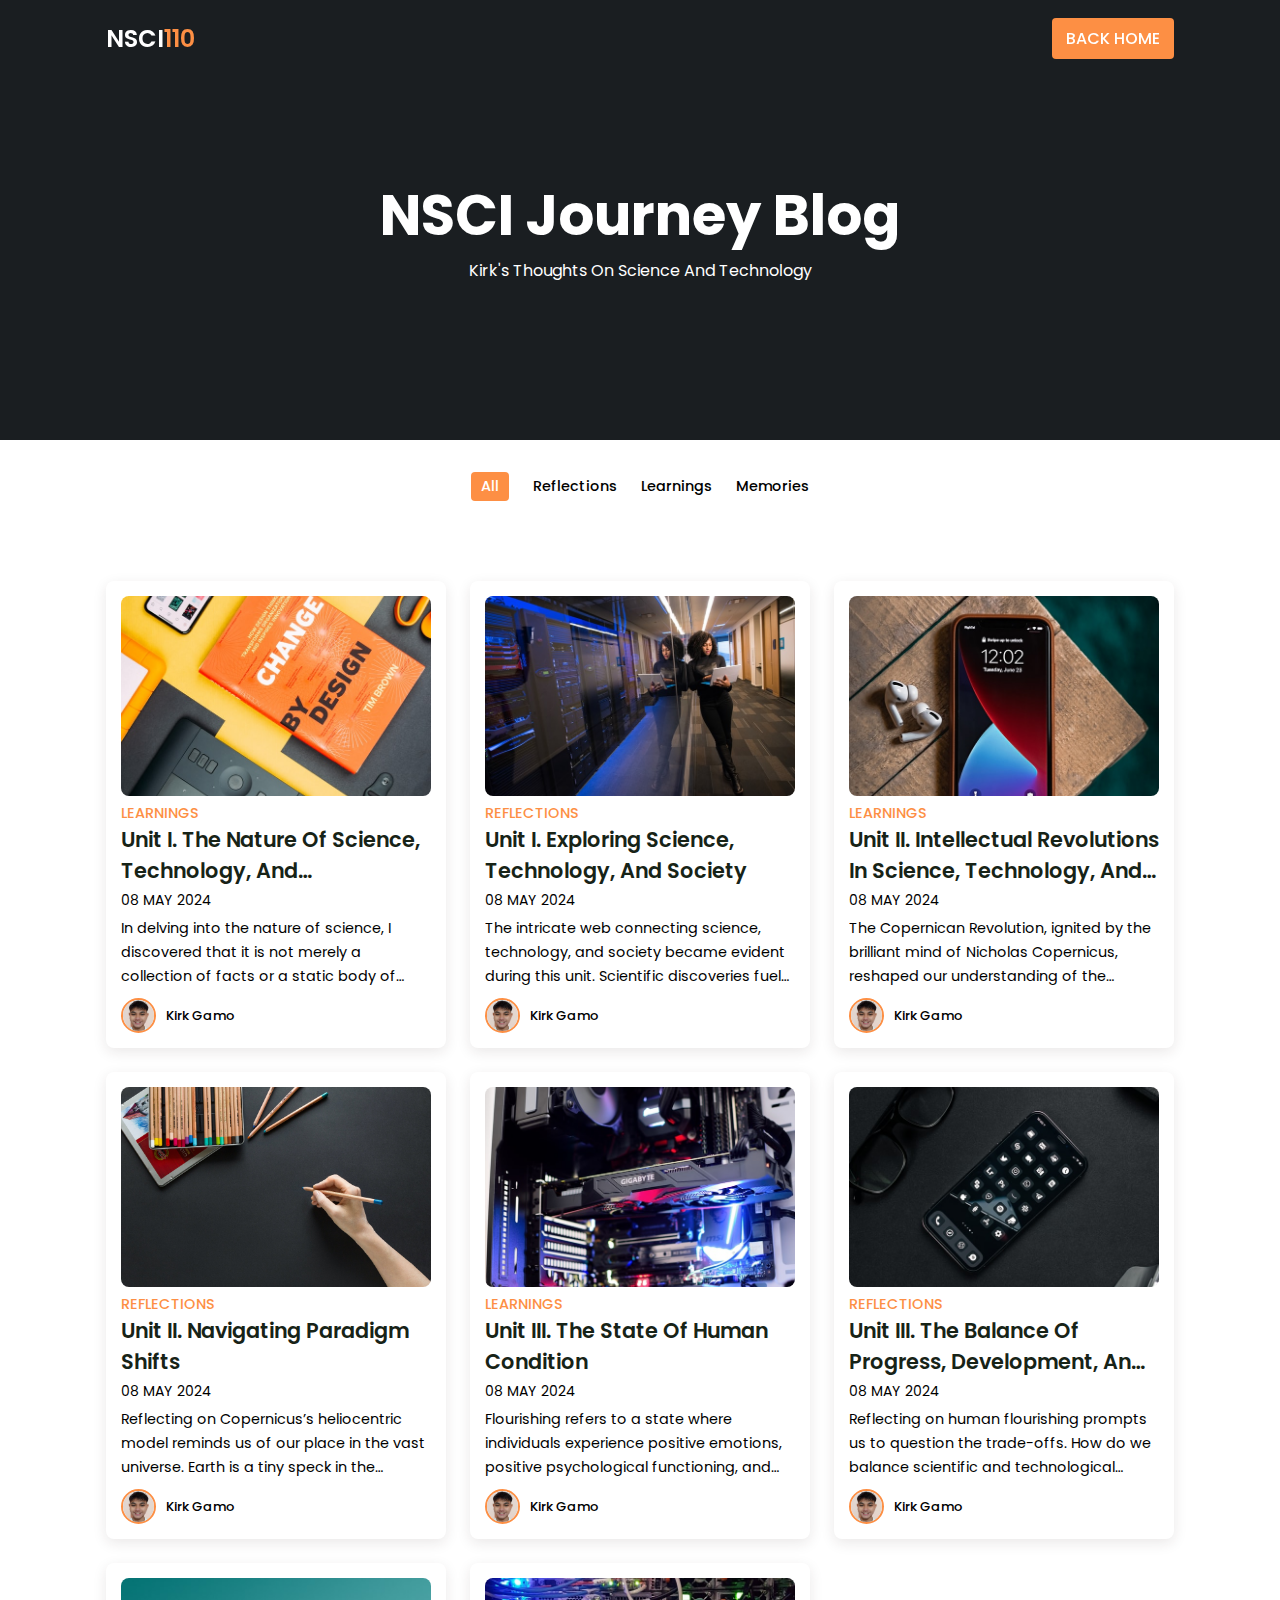
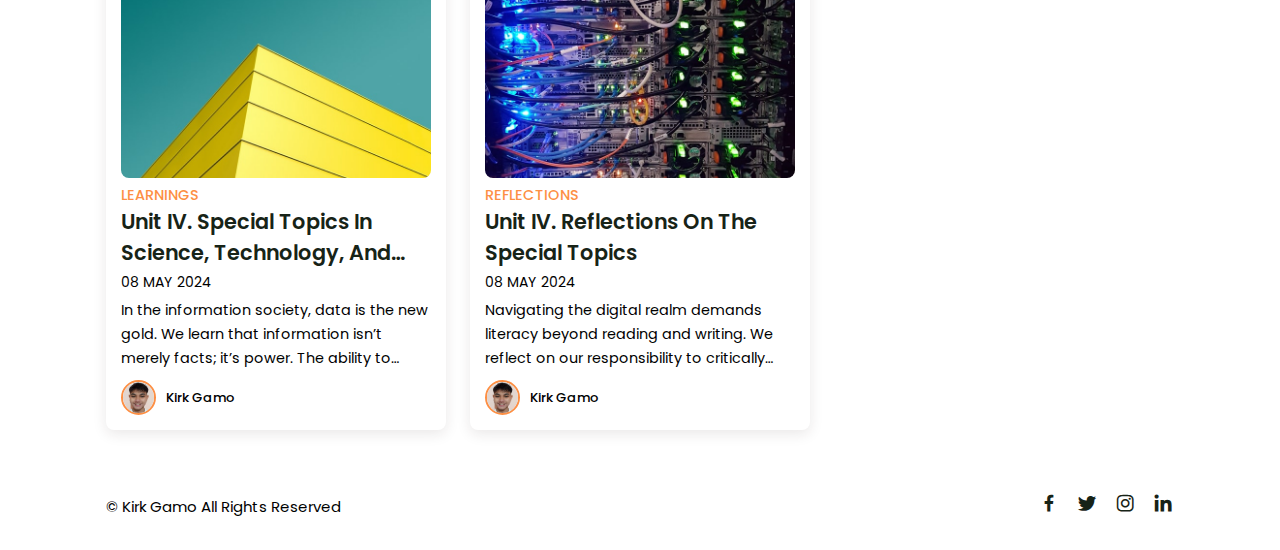
<file: personal site/index.html>
<!DOCTYPE html>
<html lang="en">
<head>
    <meta charset="UTF-8">
    <meta name="viewport" content="width=device-width, initial-scale=1.0">
    <title>NSCI Chronicles</title>

    <!-- Custom CSS -->
    <link rel="stylesheet" href="css/style.css">

    <!-- Box Icons -->
    <link href='https://unpkg.com/boxicons@2.1.4/css/boxicons.min.css' rel='stylesheet'>

    
</head>
<body>
    <!-- Header -->
    <header>
        
        <!-- Nav -->
        <nav class="container">
            <!-- Logo -->
            <a href="#" class="logo">NSCI<span>110</span></a>
    
            <!-- login -->
            <a href="../index.html#showcase" class="back-Home">back home</a>
        </nav>
    </header>

    <!-- Home -->
    <section class="home" id="home">
        <div class="home-text container">
            <h2 class="home-title">NSCI Journey Blog</h2>
            <span class="home-subtitle">Kirk's thoughts on Science and Technology</span>
        </div>
    </section>

    <div class="post-filter container">
        <span class="filter-item active-filter" data-filter="all">all</span>
        <span class="filter-item" data-filter="reflections">reflections</span>
        <span class="filter-item" data-filter="learnings">learnings</span>
        <span class="filter-item" data-filter="memories">memories</span>
    </div>

    <!-- post -->
    <section class="post container">
        <!-- post 1 -->
        <div class="post-box learnings">
            <img src="img/post-1.jpg" alt="" class="post-img">
            <h2 class="category">learnings</h2>
            <a href="post-page1.html" class="post-title">
                Unit I. The Nature of Science, Technology, and Mathematics
            </a>
            <span class="post-date">08 May 2024</span>
            <p class="post-description">In delving into the nature of science, I discovered that it is not merely a collection of facts or a static body of knowledge. Rather, science is a dynamic process—a continuous quest for understanding the natural world. Through systematic observation, experimentation, and the formulation of hypotheses, scientists unravel the mysteries of the universe. I learned that scientific theories are not absolute truths but rather our best explanations based on available evidence. This realization has fostered a sense of curiosity and humility, encouraging me to embrace uncertainty and appreciate the ever-evolving nature of scientific knowledge.</p>
            <div class="profile">
                <img src="img/profile-1.jpg" alt="" class="profile-img">
                <span class="profile-name">Kirk Gamo</span>
            </div>
        </div>

        <!-- post 2 -->
        <div class="post-box reflections">
            <img src="img/post-2.jpg" alt="" class="post-img">
            <h2 class="category">reflections</h2>
            <a href="post-page2.html" class="post-title">
                Unit I. Exploring Science, Technology, and Society
            </a>
            <span class="post-date">08 May 2024</span>
            <p class="post-description">The intricate web connecting science, technology, and society became evident during this unit. Scientific discoveries fuel technological advancements, which, in turn, shape societal norms and behaviors. I reflected on how breakthroughs in medicine, communication, and energy production ripple through our lives, affecting everything from healthcare accessibility to environmental conservation.</p>
            <div class="profile">
                <img src="img/profile-1.jpg" alt="" class="profile-img">
                <span class="profile-name">Kirk Gamo</span>
            </div>
        </div>

        <!-- post 3 -->
        <div class="post-box learnings">
            <img src="img/post-3.jpg" alt="" class="post-img">
            <h2 class="category">learnings</h2>
            <a href="post-page3.html" class="post-title">
                Unit II. Intellectual Revolutions in Science, Technology, and Society
            </a>
            <span class="post-date">08 May 2024</span>
            <p class="post-description">The Copernican Revolution, ignited by the brilliant mind of Nicholas Copernicus, reshaped our understanding of the cosmos. Here are the key learnings from this pivotal era:</p>
            <div class="profile">
                <img src="img/profile-1.jpg" alt="" class="profile-img">
                <span class="profile-name">Kirk Gamo</span>
            </div>
        </div>
        
        <!-- post 4 -->
        <div class="post-box reflections">
            <img src="img/post-4.jpg" alt="" class="post-img">
            <h2 class="category">reflections</h2>
            <a href="post-page4.html" class="post-title">
                Unit II. Navigating Paradigm Shifts
            </a>
            <span class="post-date">08 May 2024</span>
            <p class="post-description">Reflecting on Copernicus’s heliocentric model reminds us of our place in the vast universe. Earth is a tiny speck in the cosmic tapestry. This humility encourages us to approach challenges with open minds, knowing that our perspectives may evolve as new evidence emerges.</p>
            <div class="profile">
                <img src="img/profile-1.jpg" alt="" class="profile-img">
                <span class="profile-name">Kirk Gamo</span>
            </div>
        </div>

        <!-- post 5 -->
        <div class="post-box learnings">
            <img src="img/post-5.jpg" alt="" class="post-img">
            <h2 class="category">learnings</h2>
            <a href="post-page5.html" class="post-title">
                Unit III. The State of Human Condition
            </a>
            <span class="post-date">08 May 2024</span>
            <p class="post-description">Flourishing refers to a state where individuals experience positive emotions, positive psychological functioning, and positive social functioning. It encompasses living within an optimal range of human functioning</p>
            <div class="profile">
                <img src="img/profile-1.jpg" alt="" class="profile-img">
                <span class="profile-name">Kirk Gamo</span>
            </div>
        </div>


        <!-- post 6 -->
        <div class="post-box reflections">
            <img src="img/post-6.jpg" alt="" class="post-img">
            <h2 class="category">reflections</h2>
            <a href="post-page6.html" class="post-title">
                Unit III. The Balance of Progress, Development, and the Good Life
            </a>
            <span class="post-date">08 May 2024</span>
            <p class="post-description">Reflecting on human flourishing prompts us to question the trade-offs. How do we balance scientific and technological advancements with their potential risks? As stewards of progress, we must consider long-term consequences and prioritize well-being over mere growth.</p>
            <div class="profile">
                <img src="img/profile-1.jpg" alt="" class="profile-img">
                <span class="profile-name">Kirk Gamo</span>
            </div>
        </div>

        <!-- post 7 -->
        <div class="post-box learnings">
            <img src="img/post-7.jpg" alt="" class="post-img">
            <h2 class="category">learnings</h2>
            <a href="post-page7.html" class="post-title">
                Unit IV. Special Topics in Science, Technology, and Society
            </a>
            <span class="post-date">08 May 2024</span>
            <p class="post-description">In the information society, data is the new gold. We learn that information isn’t merely facts; it’s power. The ability to access, analyze, and disseminate information shapes our interactions, economies, and governance.</p>
            <div class="profile">
                <img src="img/profile-1.jpg" alt="" class="profile-img">
                <span class="profile-name">Kirk Gamo</span>
            </div>
        </div>

        <!-- post 8 -->
        <div class="post-box reflections">
            <img src="img/post-8.jpg" alt="" class="post-img">
            <h2 class="category">reflections</h2>
            <a href="post-page8.html" class="post-title">
                Unit IV. Reflections on the Special topics
            </a>
            <span class="post-date">08 May 2024</span>
            <p class="post-description">Navigating the digital realm demands literacy beyond reading and writing. We reflect on our responsibility to critically evaluate information, combat misinformation, and protect privacy. The information society challenges us to be discerning consumers and creators.</p>
            <div class="profile">
                <img src="img/profile-1.jpg" alt="" class="profile-img">
                <span class="profile-name">Kirk Gamo</span>
            </div>
        </div>

        <!-- post 9 -->
        <!-- <div class="post-box memories">
            <img src="img/post-9.jpg" alt="" class="post-img">
            <h2 class="category">memories</h2>
            <a href="post-page.html" class="post-title">
                Journey throughout the NSCI Course classes
            </a>
            <span class="post-date">08 May 2024</span>
            <p class="post-description">Lorem, ipsum dolor sit amet consectetur adipisicing elit. Repellat voluptatibus nam architecto odit doloremque commodi a modi quae molestiae, impedit ex dicta harum, recusandae fuga.</p>
            <div class="profile">
                <img src="img/profile-1.jpg" alt="" class="profile-img">
                <span class="profile-name">Kirk Gamo</span>
            </div>
        </div> -->
    </section>

    <!-- footer -->
    <footer class="container">
        <p>&#169; Kirk Gamo All Rights Reserved</p>
        <div class="social">
            <a href="https://www.facebook.com/kirthenrich.gamo"><i class="bx bxl-facebook"></i></a>
            <a href="https://twitter.com/KXAZTHRA1"><i class="bx bxl-twitter"></i></a>
            <a href="https://www.instagram.com/korkkkk1/"><i class="bx bxl-instagram"></i></a>
            <a href="https://www.linkedin.com/in/kirkgamo/"><i class="bx bxl-linkedin"></i></a>
        </div>
    </footer>

    <!-- jquery link -->
    <script src="https://code.jquery.com/jquery-3.7.1.js" integrity="sha256-eKhayi8LEQwp4NKxN+CfCh+3qOVUtJn3QNZ0TciWLP4=" crossorigin="anonymous"></script>

    <!-- Custom JS -->
    <script src="js/main.js"></script>
</body>
</html>
</file>
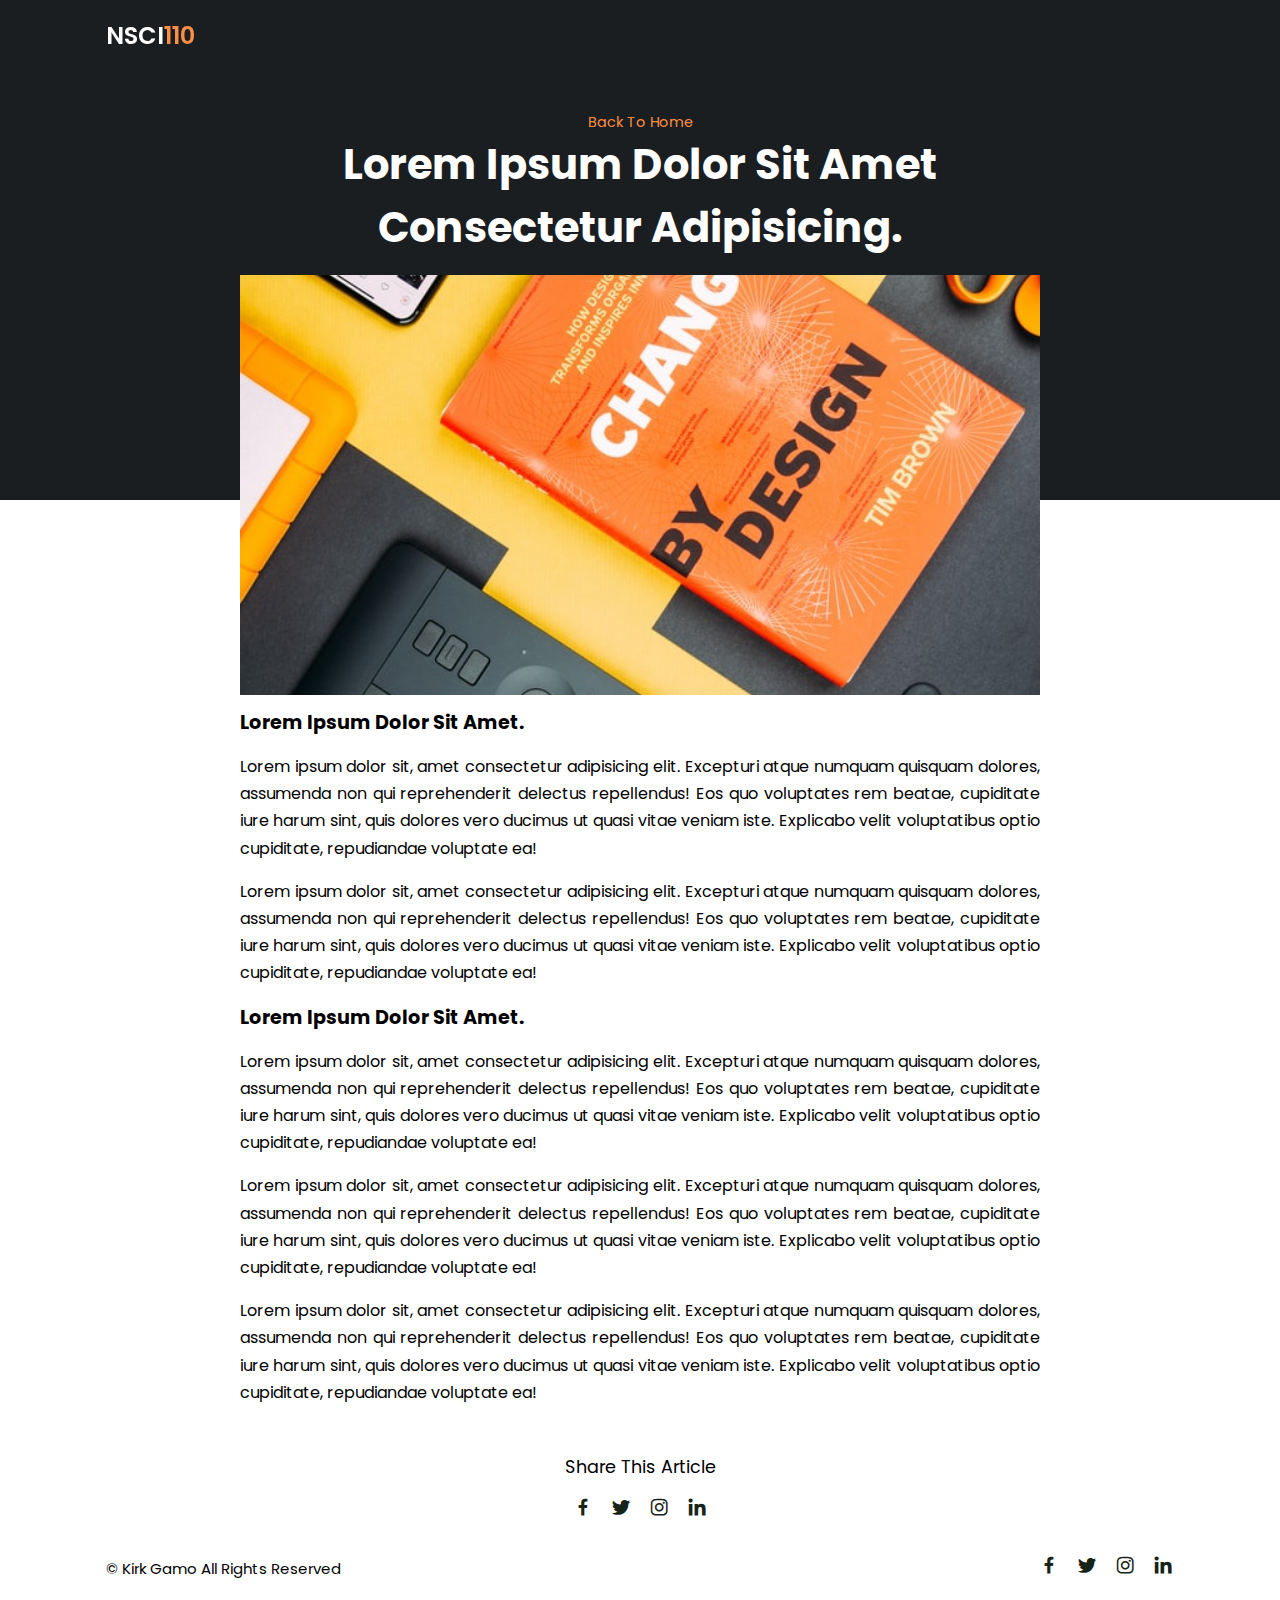
<file: personal site/post-page.html>
<!DOCTYPE html>
<html lang="en">
<head>
    <meta charset="UTF-8">
    <meta name="viewport" content="width=device-width, initial-scale=1.0">
    <title>Post Page</title>

    <!-- Custom CSS -->
    <link rel="stylesheet" href="css/style.css">

    <!-- Box Icons -->
    <link href='https://unpkg.com/boxicons@2.1.4/css/boxicons.min.css' rel='stylesheet'>
</head>
<body>
    <!-- Header -->
    <header>
        
        <!-- Nav -->
        <nav class="container">
            <!-- Logo -->
            <a href="index.html" class="logo">NSCI<span>110</span></a>
    
            <!-- login -->
            <!-- <a href="bscs1a-nsci.netlify.app" class="back-home">back home</a> -->
        </nav>
    </header>

    <!-- post content -->
    <section class="post-header">
        <div class="header-content post-container">
            <!-- back to home -->
            <a href="index.html" class="back-home">Back To Home</a>
            <!-- title -->
            <h1 class="header-title">Lorem ipsum dolor sit amet consectetur adipisicing.</h1>
            <img src="img/post-1.jpg" alt="" class="header-img">
        </div>
    </section>

    <!-- post -->
    <section class="post-content post-container">
        <h2 class="sub-heading">Lorem ipsum dolor sit amet.</h2>
        <p class="post-text">Lorem ipsum dolor sit, amet consectetur adipisicing elit. Excepturi atque numquam quisquam dolores, assumenda non qui reprehenderit delectus repellendus! Eos quo voluptates rem beatae, cupiditate iure harum sint, quis dolores vero ducimus ut quasi vitae veniam iste. Explicabo velit voluptatibus optio cupiditate, repudiandae voluptate ea!</p>
        <p class="post-text">Lorem ipsum dolor sit, amet consectetur adipisicing elit. Excepturi atque numquam quisquam dolores, assumenda non qui reprehenderit delectus repellendus! Eos quo voluptates rem beatae, cupiditate iure harum sint, quis dolores vero ducimus ut quasi vitae veniam iste. Explicabo velit voluptatibus optio cupiditate, repudiandae voluptate ea!</p>
        <h2 class="sub-heading">Lorem ipsum dolor sit amet.</h2>
        <p class="post-text">Lorem ipsum dolor sit, amet consectetur adipisicing elit. Excepturi atque numquam quisquam dolores, assumenda non qui reprehenderit delectus repellendus! Eos quo voluptates rem beatae, cupiditate iure harum sint, quis dolores vero ducimus ut quasi vitae veniam iste. Explicabo velit voluptatibus optio cupiditate, repudiandae voluptate ea!</p>
        <p class="post-text">Lorem ipsum dolor sit, amet consectetur adipisicing elit. Excepturi atque numquam quisquam dolores, assumenda non qui reprehenderit delectus repellendus! Eos quo voluptates rem beatae, cupiditate iure harum sint, quis dolores vero ducimus ut quasi vitae veniam iste. Explicabo velit voluptatibus optio cupiditate, repudiandae voluptate ea!</p>
        <p class="post-text">Lorem ipsum dolor sit, amet consectetur adipisicing elit. Excepturi atque numquam quisquam dolores, assumenda non qui reprehenderit delectus repellendus! Eos quo voluptates rem beatae, cupiditate iure harum sint, quis dolores vero ducimus ut quasi vitae veniam iste. Explicabo velit voluptatibus optio cupiditate, repudiandae voluptate ea!</p>
    </section>

    <!-- share -->
    <div class="share post-container">
        <span class="share-title">Share this article</span>
        <div class="social">
            <a href="#"><i class="bx bxl-facebook"></i></a>
            <a href="#"><i class="bx bxl-twitter"></i></a>
            <a href="#"><i class="bx bxl-instagram"></i></a>
            <a href="#"><i class="bx bxl-linkedin"></i></a>
        </div>
    </div>

    <!-- footer -->
    <footer class="container">
        <p>&#169; Kirk Gamo All Rights Reserved</p>
        <div class="social">
            <a href="#"><i class="bx bxl-facebook"></i></a>
            <a href="#"><i class="bx bxl-twitter"></i></a>
            <a href="#"><i class="bx bxl-instagram"></i></a>
            <a href="#"><i class="bx bxl-linkedin"></i></a>
        </div>
    </footer>

    <!-- jquery link -->
    <script src="https://code.jquery.com/jquery-3.7.1.js" integrity="sha256-eKhayi8LEQwp4NKxN+CfCh+3qOVUtJn3QNZ0TciWLP4=" crossorigin="anonymous"></script>

    <!-- Custom JS -->
    <script src="js/main.js"></script>
</body>
</html>
</file>
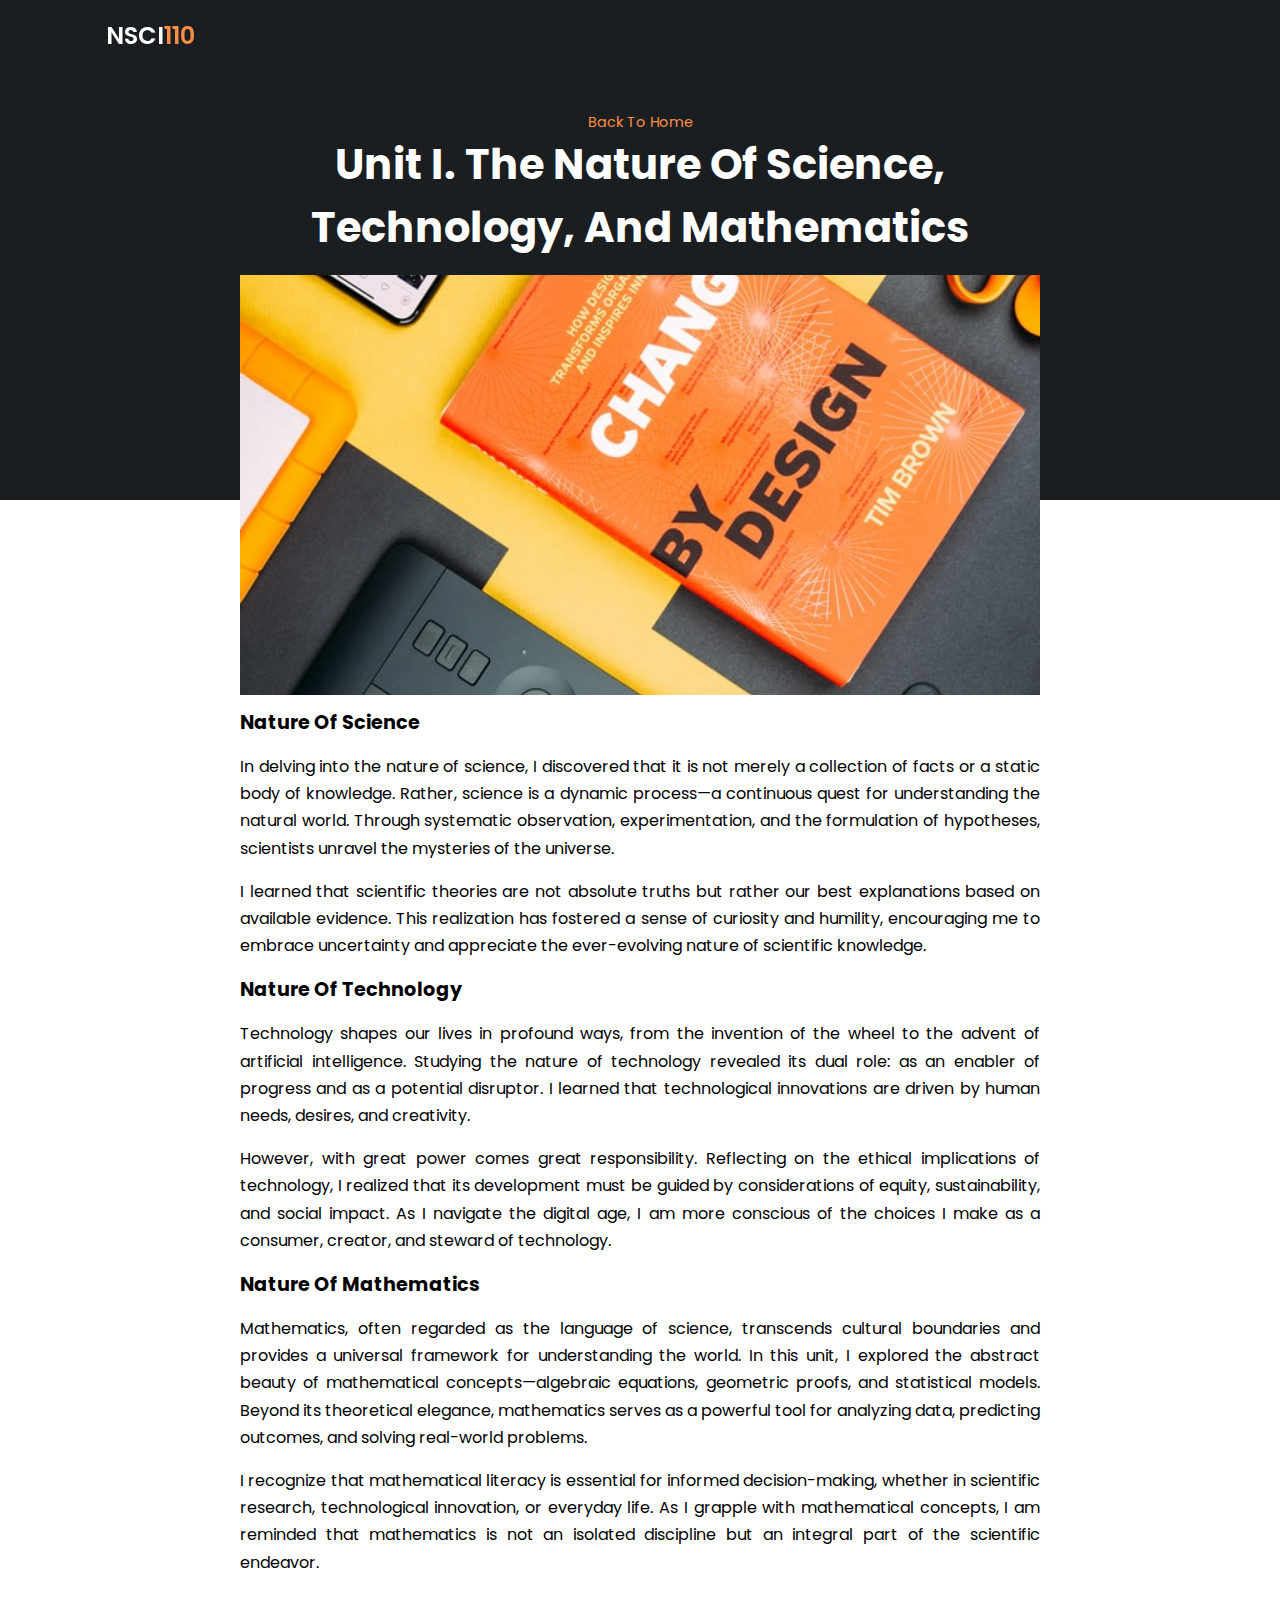
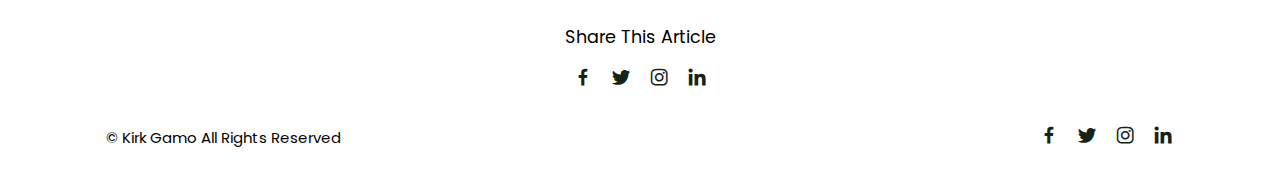
<file: personal site/post-page1.html>
<!DOCTYPE html>
<html lang="en">
<head>
    <meta charset="UTF-8">
    <meta name="viewport" content="width=device-width, initial-scale=1.0">
    <title>Post Page</title>

    <!-- Custom CSS -->
    <link rel="stylesheet" href="css/style.css">

    <!-- Box Icons -->
    <link href='https://unpkg.com/boxicons@2.1.4/css/boxicons.min.css' rel='stylesheet'>
</head>
<body>
    <!-- Header -->
    <header>
        
        <!-- Nav -->
        <nav class="container">
            <!-- Logo -->
            <a href="index.html" class="logo">NSCI<span>110</span></a>
    
            <!-- login -->
            <!-- <a href="bscs1a-nsci.netlify.app" class="back-home">back home</a> -->
        </nav>
    </header>

    <!-- post content -->
    <section class="post-header">
        <div class="header-content post-container">
            <!-- back to home -->
            <a href="index.html" class="back-home">Back To Home</a>
            <!-- title -->
            <h1 class="header-title">Unit I. The Nature of Science, Technology, and Mathematics</h1>
            <img src="img/post-1.jpg" alt="" class="header-img">
        </div>
    </section>

    <!-- post -->
    <section class="post-content post-container">
        <h2 class="sub-heading">Nature of Science</h2>
        <p class="post-text">In delving into the nature of science, I discovered that it is not merely a collection of facts or a static body of knowledge. Rather, science is a dynamic process—a continuous quest for understanding the natural world. Through systematic observation, experimentation, and the formulation of hypotheses, scientists unravel the mysteries of the universe.</p>
        <p class="post-text"> I learned that scientific theories are not absolute truths but rather our best explanations based on available evidence. This realization has fostered a sense of curiosity and humility, encouraging me to embrace uncertainty and appreciate the ever-evolving nature of scientific knowledge.</p>
        <h2 class="sub-heading">Nature of Technology</h2>
        <p class="post-text">Technology shapes our lives in profound ways, from the invention of the wheel to the advent of artificial intelligence. Studying the nature of technology revealed its dual role: as an enabler of progress and as a potential disruptor. I learned that technological innovations are driven by human needs, desires, and creativity. </p>
        <p class="post-text">However, with great power comes great responsibility. Reflecting on the ethical implications of technology, I realized that its development must be guided by considerations of equity, sustainability, and social impact. As I navigate the digital age, I am more conscious of the choices I make as a consumer, creator, and steward of technology.</p>
        <h2 class="sub-heading">Nature of Mathematics</h2>
        <p class="post-text">Mathematics, often regarded as the language of science, transcends cultural boundaries and provides a universal framework for understanding the world. In this unit, I explored the abstract beauty of mathematical concepts—algebraic equations, geometric proofs, and statistical models. Beyond its theoretical elegance, mathematics serves as a powerful tool for analyzing data, predicting outcomes, and solving real-world problems.</p>
        <p class="post-text"> I recognize that mathematical literacy is essential for informed decision-making, whether in scientific research, technological innovation, or everyday life. As I grapple with mathematical concepts, I am reminded that mathematics is not an isolated discipline but an integral part of the scientific endeavor.</p>
    </section>

    <!-- share -->
    <div class="share post-container">
        <span class="share-title">Share this article</span>
        <div class="social">
            <a href="#"><i class="bx bxl-facebook"></i></a>
            <a href="#"><i class="bx bxl-twitter"></i></a>
            <a href="#"><i class="bx bxl-instagram"></i></a>
            <a href="#"><i class="bx bxl-linkedin"></i></a>
        </div>
    </div>

    <!-- footer -->
    <footer class="container">
        <p>&#169; Kirk Gamo All Rights Reserved</p>
        <div class="social">
            <a href="#"><i class="bx bxl-facebook"></i></a>
            <a href="#"><i class="bx bxl-twitter"></i></a>
            <a href="#"><i class="bx bxl-instagram"></i></a>
            <a href="#"><i class="bx bxl-linkedin"></i></a>
        </div>
    </footer>

    <!-- jquery link -->
    <script src="https://code.jquery.com/jquery-3.7.1.js" integrity="sha256-eKhayi8LEQwp4NKxN+CfCh+3qOVUtJn3QNZ0TciWLP4=" crossorigin="anonymous"></script>

    <!-- Custom JS -->
    <script src="js/main.js"></script>
</body>
</html>
</file>
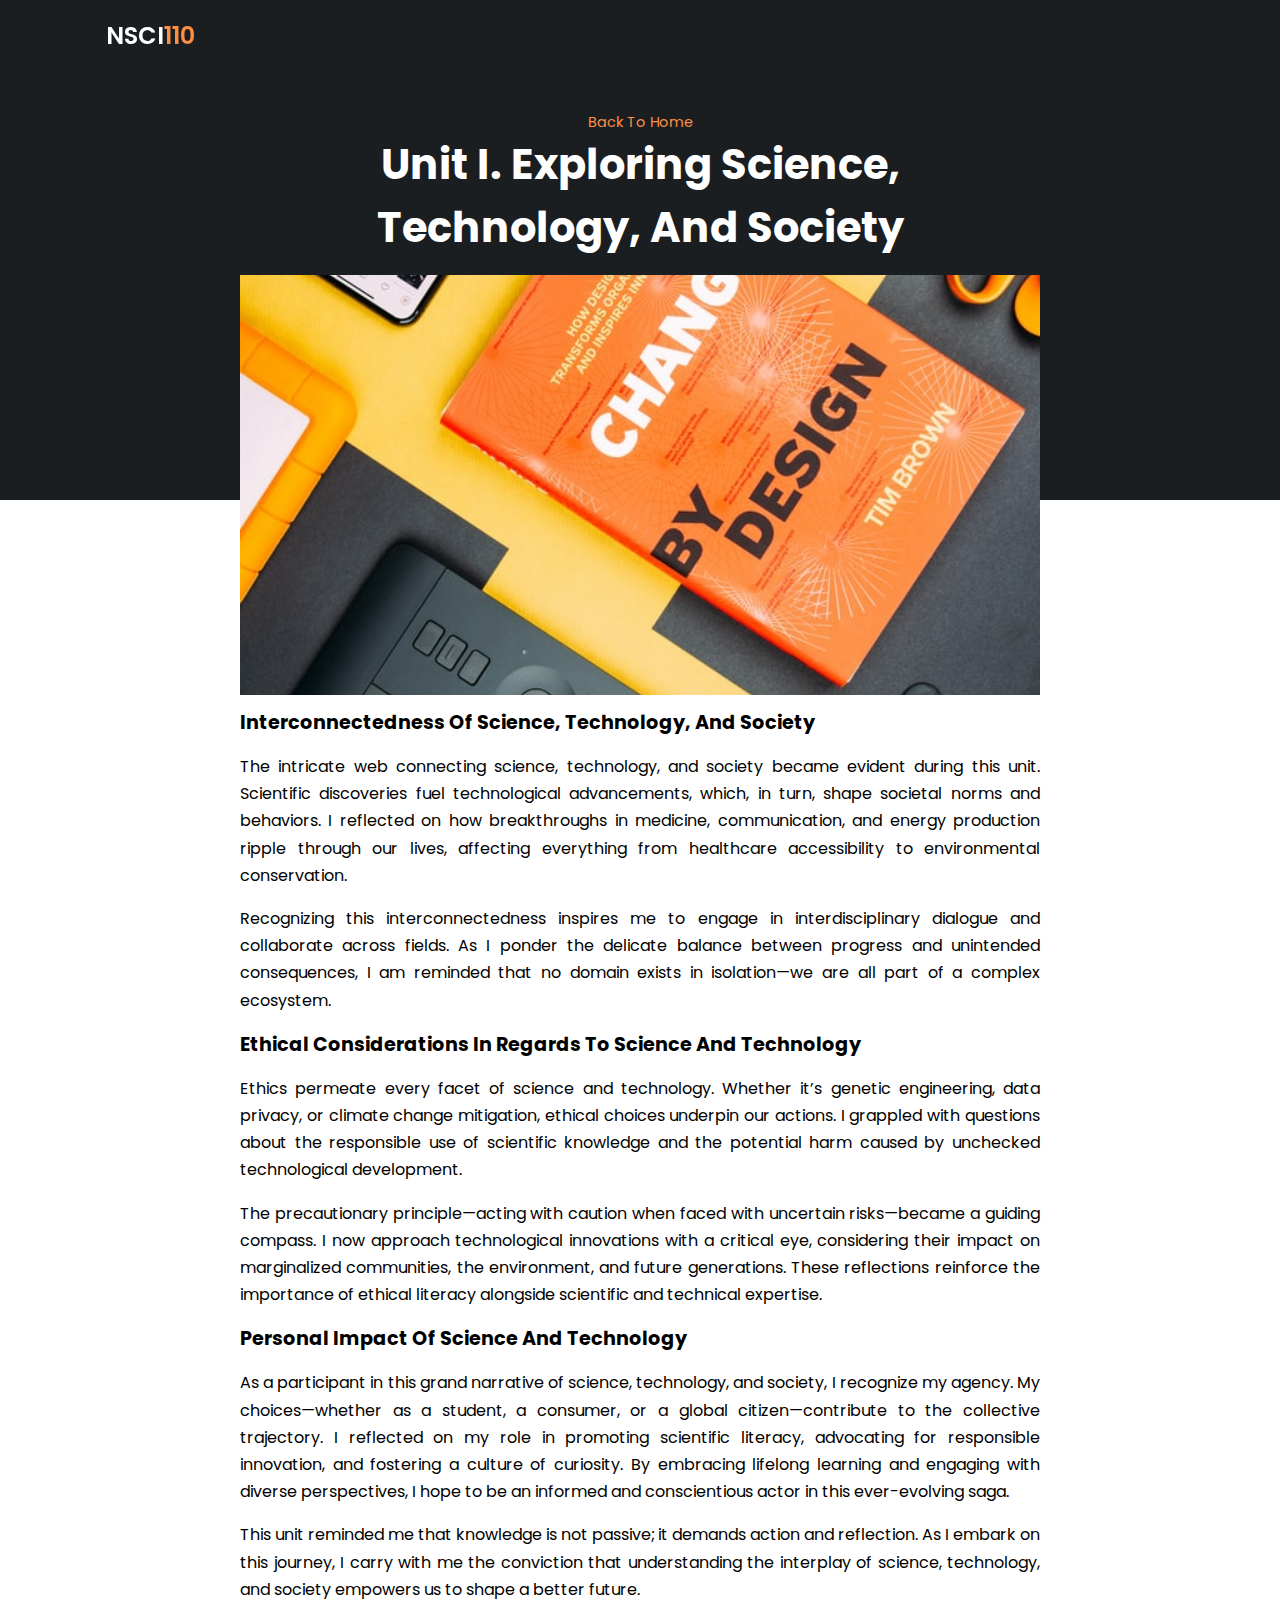
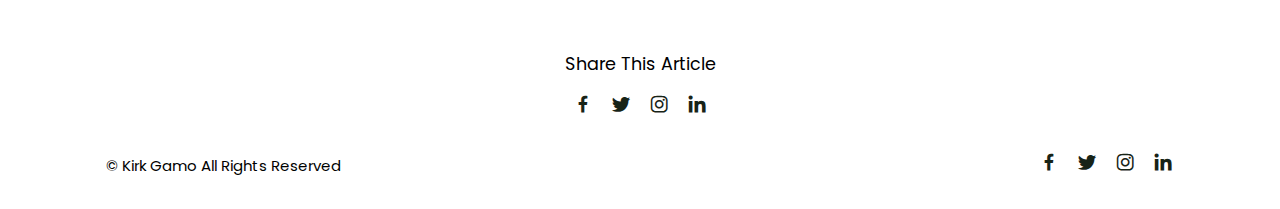
<file: personal site/post-page2.html>
<!DOCTYPE html>
<html lang="en">
<head>
    <meta charset="UTF-8">
    <meta name="viewport" content="width=device-width, initial-scale=1.0">
    <title>Post Page</title>

    <!-- Custom CSS -->
    <link rel="stylesheet" href="css/style.css">

    <!-- Box Icons -->
    <link href='https://unpkg.com/boxicons@2.1.4/css/boxicons.min.css' rel='stylesheet'>
</head>
<body>
    <!-- Header -->
    <header>
        
        <!-- Nav -->
        <nav class="container">
            <!-- Logo -->
            <a href="index.html" class="logo">NSCI<span>110</span></a>
    
            <!-- login -->
            <!-- <a href="bscs1a-nsci.netlify.app" class="back-home">back home</a> -->
        </nav>
    </header>

    <!-- post content -->
    <section class="post-header">
        <div class="header-content post-container">
            <!-- back to home -->
            <a href="index.html" class="back-home">Back To Home</a>
            <!-- title -->
            <h1 class="header-title">Unit I. Exploring Science, Technology, and Society</h1>
            <img src="img/post-1.jpg" alt="" class="header-img">
        </div>
    </section>

    <!-- post -->
    <section class="post-content post-container">
        <h2 class="sub-heading">Interconnectedness of Science, Technology, and Society</h2>
        <p class="post-text">The intricate web connecting science, technology, and society became evident during this unit. Scientific discoveries fuel technological advancements, which, in turn, shape societal norms and behaviors. I reflected on how breakthroughs in medicine, communication, and energy production ripple through our lives, affecting everything from healthcare accessibility to environmental conservation.</p>
        <p class="post-text">Recognizing this interconnectedness inspires me to engage in interdisciplinary dialogue and collaborate across fields. As I ponder the delicate balance between progress and unintended consequences, I am reminded that no domain exists in isolation—we are all part of a complex ecosystem.</p>
        <h2 class="sub-heading">Ethical Considerations in regards to Science and Technology</h2>
        <p class="post-text">Ethics permeate every facet of science and technology. Whether it’s genetic engineering, data privacy, or climate change mitigation, ethical choices underpin our actions. I grappled with questions about the responsible use of scientific knowledge and the potential harm caused by unchecked technological development. </p>
        <p class="post-text">The precautionary principle—acting with caution when faced with uncertain risks—became a guiding compass. I now approach technological innovations with a critical eye, considering their impact on marginalized communities, the environment, and future generations. These reflections reinforce the importance of ethical literacy alongside scientific and technical expertise.</p>
        <h2 class="sub-heading">Personal Impact of Science and Technology</h2>
        <p class="post-text">As a participant in this grand narrative of science, technology, and society, I recognize my agency. My choices—whether as a student, a consumer, or a global citizen—contribute to the collective trajectory. I reflected on my role in promoting scientific literacy, advocating for responsible innovation, and fostering a culture of curiosity. By embracing lifelong learning and engaging with diverse perspectives, I hope to be an informed and conscientious actor in this ever-evolving saga.</p>
        <p class="post-text"> This unit reminded me that knowledge is not passive; it demands action and reflection. As I embark on this journey, I carry with me the conviction that understanding the interplay of science, technology, and society empowers us to shape a better future.</p>
    </section>

    <!-- share -->
    <div class="share post-container">
        <span class="share-title">Share this article</span>
        <div class="social">
            <a href="#"><i class="bx bxl-facebook"></i></a>
            <a href="#"><i class="bx bxl-twitter"></i></a>
            <a href="#"><i class="bx bxl-instagram"></i></a>
            <a href="#"><i class="bx bxl-linkedin"></i></a>
        </div>
    </div>

    <!-- footer -->
    <footer class="container">
        <p>&#169; Kirk Gamo All Rights Reserved</p>
        <div class="social">
            <a href="#"><i class="bx bxl-facebook"></i></a>
            <a href="#"><i class="bx bxl-twitter"></i></a>
            <a href="#"><i class="bx bxl-instagram"></i></a>
            <a href="#"><i class="bx bxl-linkedin"></i></a>
        </div>
    </footer>

    <!-- jquery link -->
    <script src="https://code.jquery.com/jquery-3.7.1.js" integrity="sha256-eKhayi8LEQwp4NKxN+CfCh+3qOVUtJn3QNZ0TciWLP4=" crossorigin="anonymous"></script>

    <!-- Custom JS -->
    <script src="js/main.js"></script>
</body>
</html>
</file>
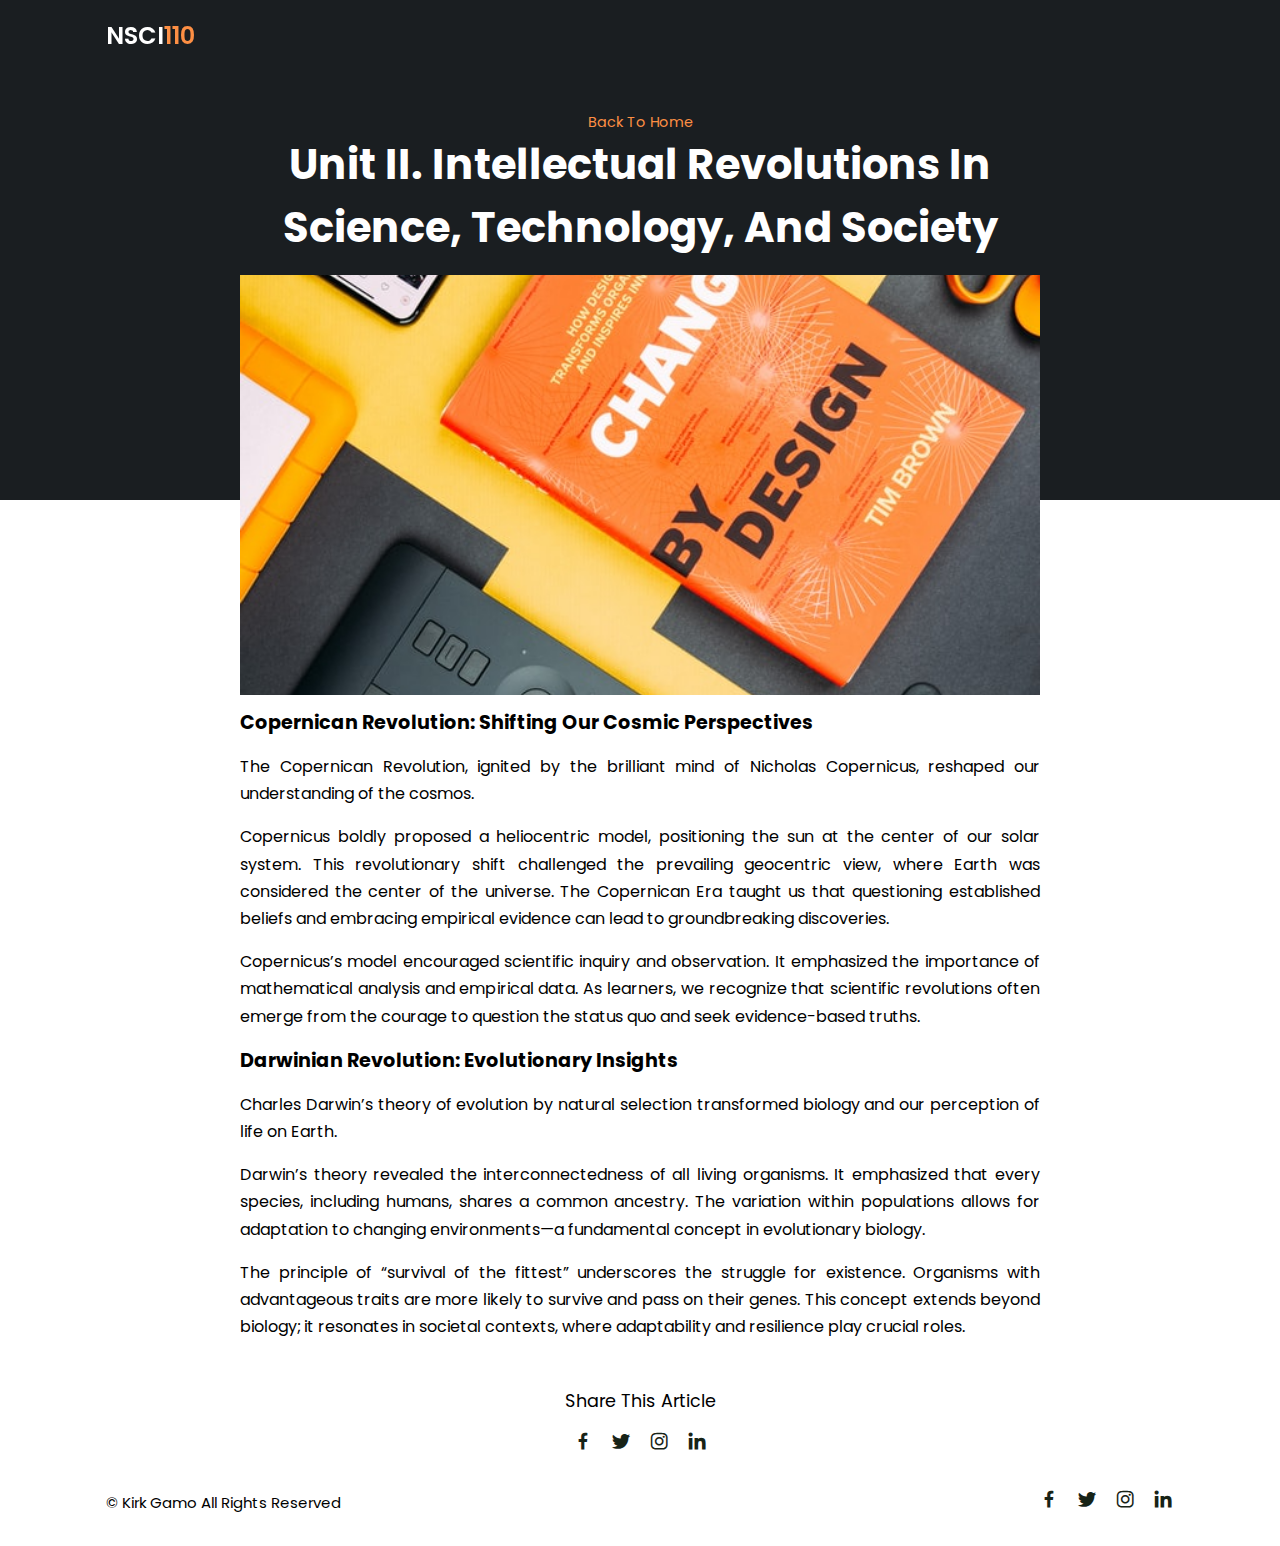
<file: personal site/post-page3.html>
<!DOCTYPE html>
<html lang="en">
<head>
    <meta charset="UTF-8">
    <meta name="viewport" content="width=device-width, initial-scale=1.0">
    <title>Post Page</title>

    <!-- Custom CSS -->
    <link rel="stylesheet" href="css/style.css">

    <!-- Box Icons -->
    <link href='https://unpkg.com/boxicons@2.1.4/css/boxicons.min.css' rel='stylesheet'>
</head>
<body>
    <!-- Header -->
    <header>
        
        <!-- Nav -->
        <nav class="container">
            <!-- Logo -->
            <a href="index.html" class="logo">NSCI<span>110</span></a>
    
            <!-- login -->
            <!-- <a href="bscs1a-nsci.netlify.app" class="back-home">back home</a> -->
        </nav>
    </header>

    <!-- post content -->
    <section class="post-header">
        <div class="header-content post-container">
            <!-- back to home -->
            <a href="index.html" class="back-home">Back To Home</a>
            <!-- title -->
            <h1 class="header-title">Unit II. Intellectual Revolutions in Science, Technology, and Society</h1>
            <img src="img/post-1.jpg" alt="" class="header-img">
        </div>
    </section>

    <!-- post -->
    <section class="post-content post-container">
        <h2 class="sub-heading">Copernican Revolution: Shifting Our Cosmic Perspectives</h2>
        <p class="post-text">The Copernican Revolution, ignited by the brilliant mind of Nicholas Copernicus, reshaped our understanding of the cosmos. </p>
        <p class="post-text">Copernicus boldly proposed a heliocentric model, positioning the sun at the center of our solar system. This revolutionary shift challenged the prevailing geocentric view, where Earth was considered the center of the universe. The Copernican Era taught us that questioning established beliefs and embracing empirical evidence can lead to groundbreaking discoveries.</p>
        <p class="post-text">Copernicus’s model encouraged scientific inquiry and observation. It emphasized the importance of mathematical analysis and empirical data. As learners, we recognize that scientific revolutions often emerge from the courage to question the status quo and seek evidence-based truths.</p>
        <h2 class="sub-heading">Darwinian Revolution: Evolutionary Insights</h2>
        <p class="post-text">Charles Darwin’s theory of evolution by natural selection transformed biology and our perception of life on Earth.</p>
        <p class="post-text">Darwin’s theory revealed the interconnectedness of all living organisms. It emphasized that every species, including humans, shares a common ancestry. The variation within populations allows for adaptation to changing environments—a fundamental concept in evolutionary biology.</p>
        <p class="post-text">The principle of “survival of the fittest” underscores the struggle for existence. Organisms with advantageous traits are more likely to survive and pass on their genes. This concept extends beyond biology; it resonates in societal contexts, where adaptability and resilience play crucial roles.</p>
    </section>

    <!-- share -->
    <div class="share post-container">
        <span class="share-title">Share this article</span>
        <div class="social">
            <a href="#"><i class="bx bxl-facebook"></i></a>
            <a href="#"><i class="bx bxl-twitter"></i></a>
            <a href="#"><i class="bx bxl-instagram"></i></a>
            <a href="#"><i class="bx bxl-linkedin"></i></a>
        </div>
    </div>

    <!-- footer -->
    <footer class="container">
        <p>&#169; Kirk Gamo All Rights Reserved</p>
        <div class="social">
            <a href="#"><i class="bx bxl-facebook"></i></a>
            <a href="#"><i class="bx bxl-twitter"></i></a>
            <a href="#"><i class="bx bxl-instagram"></i></a>
            <a href="#"><i class="bx bxl-linkedin"></i></a>
        </div>
    </footer>

    <!-- jquery link -->
    <script src="https://code.jquery.com/jquery-3.7.1.js" integrity="sha256-eKhayi8LEQwp4NKxN+CfCh+3qOVUtJn3QNZ0TciWLP4=" crossorigin="anonymous"></script>

    <!-- Custom JS -->
    <script src="js/main.js"></script>
</body>
</html>
</file>
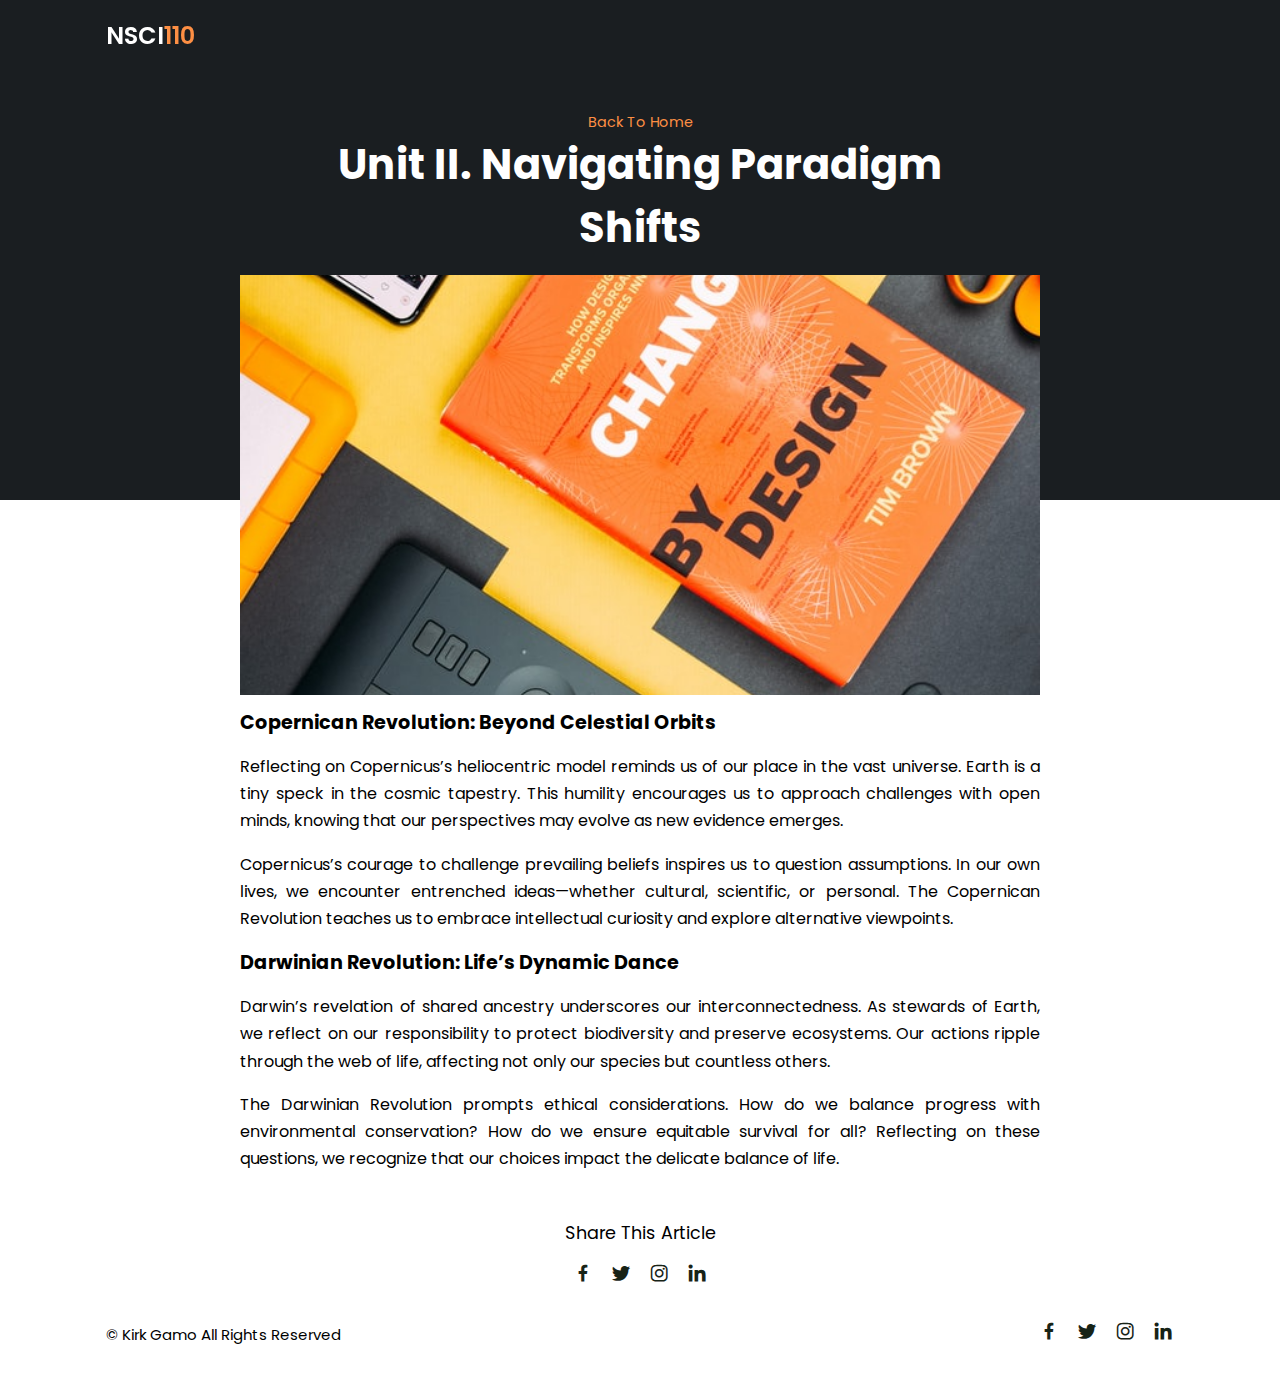
<file: personal site/post-page4.html>
<!DOCTYPE html>
<html lang="en">
<head>
    <meta charset="UTF-8">
    <meta name="viewport" content="width=device-width, initial-scale=1.0">
    <title>Post Page</title>

    <!-- Custom CSS -->
    <link rel="stylesheet" href="css/style.css">

    <!-- Box Icons -->
    <link href='https://unpkg.com/boxicons@2.1.4/css/boxicons.min.css' rel='stylesheet'>
</head>
<body>
    <!-- Header -->
    <header>
        
        <!-- Nav -->
        <nav class="container">
            <!-- Logo -->
            <a href="index.html" class="logo">NSCI<span>110</span></a>
    
            <!-- login -->
            <!-- <a href="bscs1a-nsci.netlify.app" class="back-home">back home</a> -->
        </nav>
    </header>

    <!-- post content -->
    <section class="post-header">
        <div class="header-content post-container">
            <!-- back to home -->
            <a href="index.html" class="back-home">Back To Home</a>
            <!-- title -->
            <h1 class="header-title">Unit II. Navigating Paradigm Shifts</h1>
            <img src="img/post-1.jpg" alt="" class="header-img">
        </div>
    </section>

    <!-- post -->
    <section class="post-content post-container">
        <h2 class="sub-heading">Copernican Revolution: Beyond Celestial Orbits</h2>
        <p class="post-text">Reflecting on Copernicus’s heliocentric model reminds us of our place in the vast universe. Earth is a tiny speck in the cosmic tapestry. This humility encourages us to approach challenges with open minds, knowing that our perspectives may evolve as new evidence emerges.</p>
        <p class="post-text">Copernicus’s courage to challenge prevailing beliefs inspires us to question assumptions. In our own lives, we encounter entrenched ideas—whether cultural, scientific, or personal. The Copernican Revolution teaches us to embrace intellectual curiosity and explore alternative viewpoints.</p>
        <h2 class="sub-heading">Darwinian Revolution: Life’s Dynamic Dance</h2>
        <p class="post-text">Darwin’s revelation of shared ancestry underscores our interconnectedness. As stewards of Earth, we reflect on our responsibility to protect biodiversity and preserve ecosystems. Our actions ripple through the web of life, affecting not only our species but countless others.</p>
        <p class="post-text">The Darwinian Revolution prompts ethical considerations. How do we balance progress with environmental conservation? How do we ensure equitable survival for all? Reflecting on these questions, we recognize that our choices impact the delicate balance of life.</p>
    </section>

    <!-- share -->
    <div class="share post-container">
        <span class="share-title">Share this article</span>
        <div class="social">
            <a href="#"><i class="bx bxl-facebook"></i></a>
            <a href="#"><i class="bx bxl-twitter"></i></a>
            <a href="#"><i class="bx bxl-instagram"></i></a>
            <a href="#"><i class="bx bxl-linkedin"></i></a>
        </div>
    </div>

    <!-- footer -->
    <footer class="container">
        <p>&#169; Kirk Gamo All Rights Reserved</p>
        <div class="social">
            <a href="#"><i class="bx bxl-facebook"></i></a>
            <a href="#"><i class="bx bxl-twitter"></i></a>
            <a href="#"><i class="bx bxl-instagram"></i></a>
            <a href="#"><i class="bx bxl-linkedin"></i></a>
        </div>
    </footer>

    <!-- jquery link -->
    <script src="https://code.jquery.com/jquery-3.7.1.js" integrity="sha256-eKhayi8LEQwp4NKxN+CfCh+3qOVUtJn3QNZ0TciWLP4=" crossorigin="anonymous"></script>

    <!-- Custom JS -->
    <script src="js/main.js"></script>
</body>
</html>
</file>
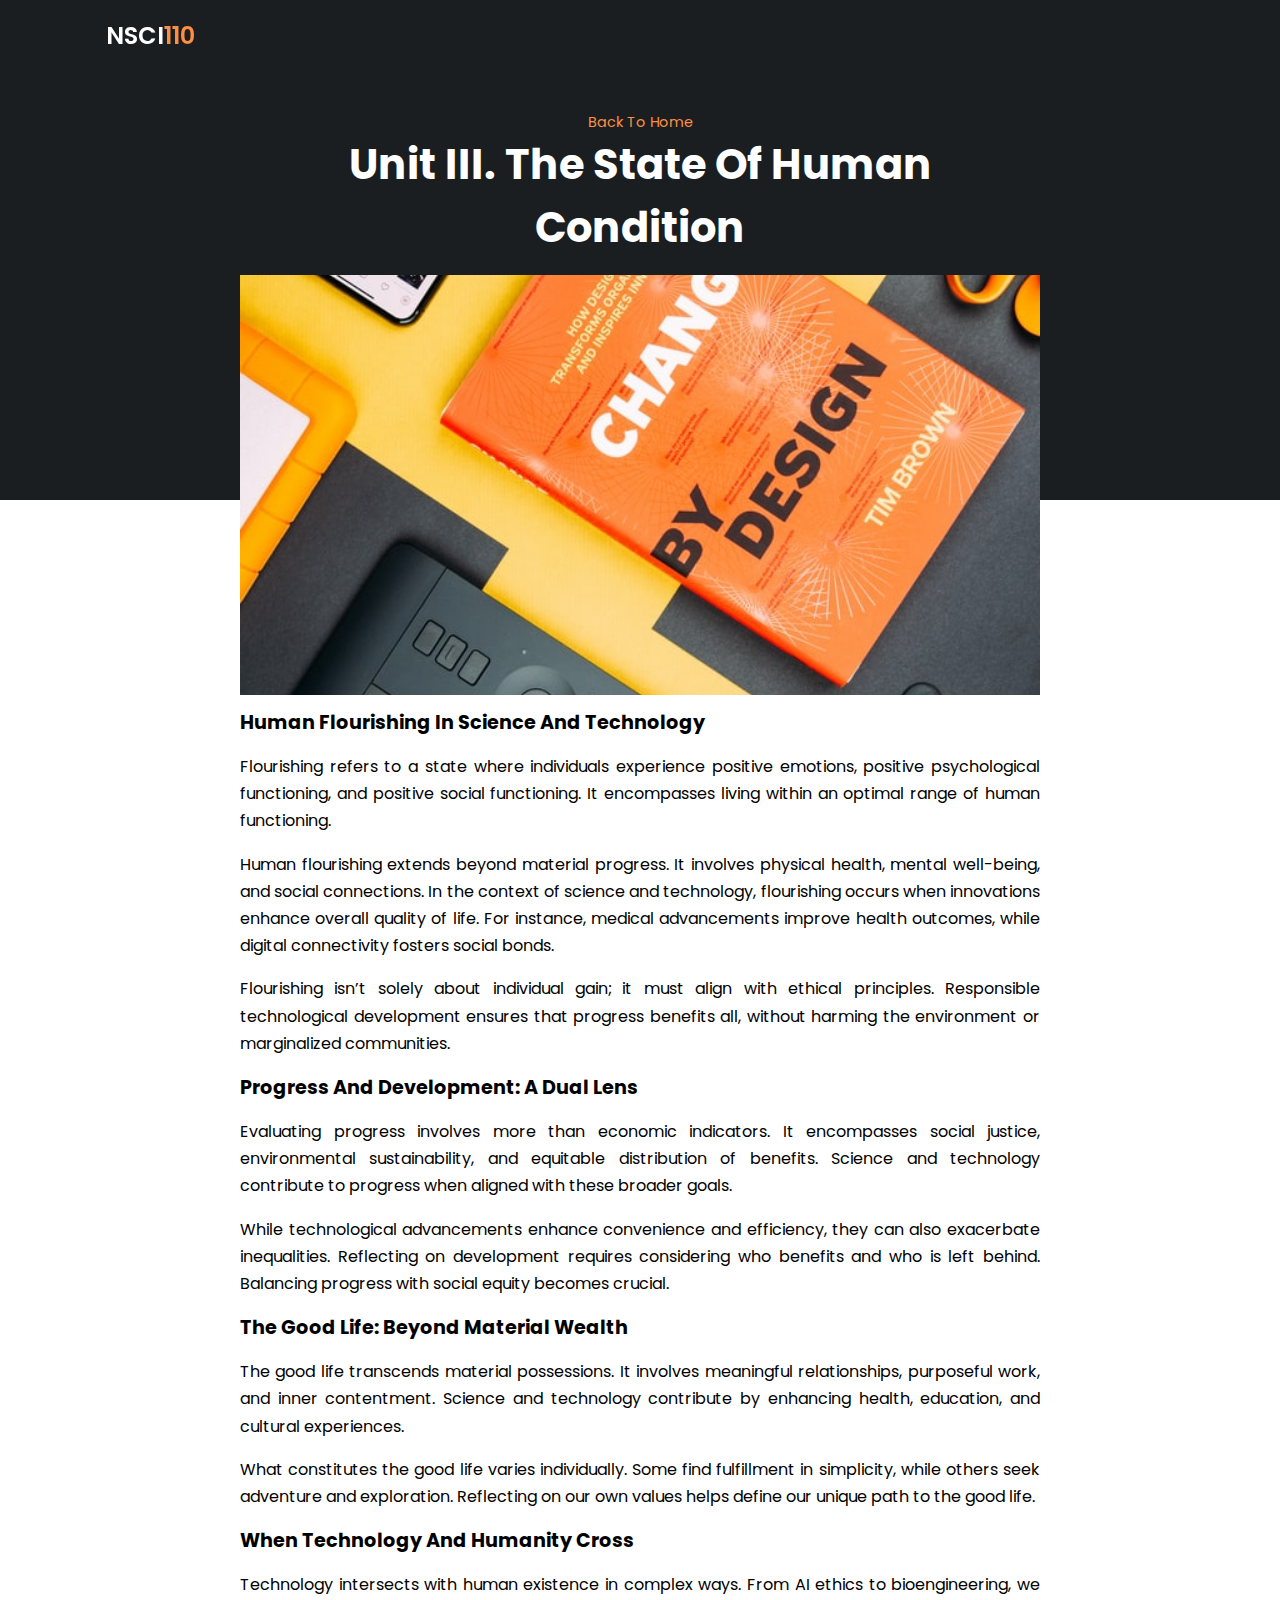
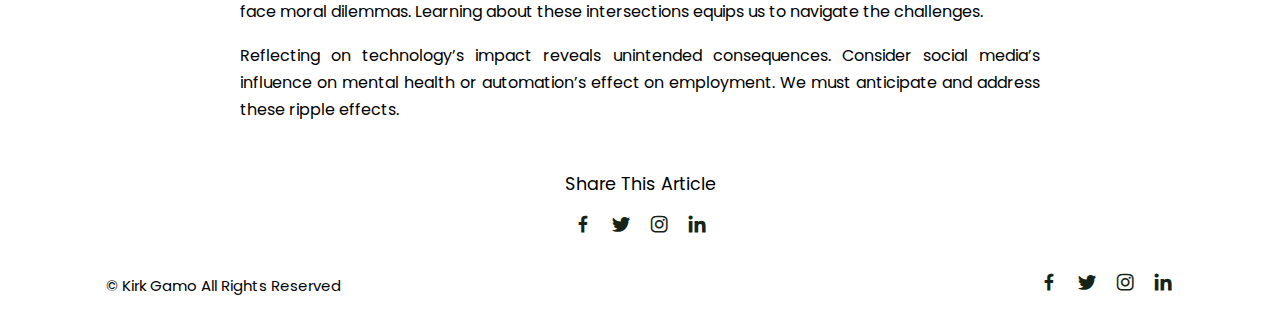
<file: personal site/post-page5.html>
<!DOCTYPE html>
<html lang="en">
<head>
    <meta charset="UTF-8">
    <meta name="viewport" content="width=device-width, initial-scale=1.0">
    <title>Post Page</title>

    <!-- Custom CSS -->
    <link rel="stylesheet" href="css/style.css">

    <!-- Box Icons -->
    <link href='https://unpkg.com/boxicons@2.1.4/css/boxicons.min.css' rel='stylesheet'>
</head>
<body>
    <!-- Header -->
    <header>
        
        <!-- Nav -->
        <nav class="container">
            <!-- Logo -->
            <a href="index.html" class="logo">NSCI<span>110</span></a>
    
            <!-- login -->
            <!-- <a href="bscs1a-nsci.netlify.app" class="back-home">back home</a> -->
        </nav>
    </header>

    <!-- post content -->
    <section class="post-header">
        <div class="header-content post-container">
            <!-- back to home -->
            <a href="index.html" class="back-home">Back To Home</a>
            <!-- title -->
            <h1 class="header-title">Unit III. The State of Human Condition</h1>
            <img src="img/post-1.jpg" alt="" class="header-img">
        </div>
    </section>

    <!-- post -->
    <section class="post-content post-container">
        <h2 class="sub-heading">Human Flourishing in Science and Technology</h2>
        <p class="post-text">Flourishing refers to a state where individuals experience positive emotions, positive psychological functioning, and positive social functioning. It encompasses living within an optimal range of human functioning.</p>
        <p class="post-text">Human flourishing extends beyond material progress. It involves physical health, mental well-being, and social connections. In the context of science and technology, flourishing occurs when innovations enhance overall quality of life. For instance, medical advancements improve health outcomes, while digital connectivity fosters social bonds.</p>
        <p class="post-text">Flourishing isn’t solely about individual gain; it must align with ethical principles. Responsible technological development ensures that progress benefits all, without harming the environment or marginalized communities.</p>
        <h2 class="sub-heading">Progress and Development: A Dual Lens</h2>
        <p class="post-text">Evaluating progress involves more than economic indicators. It encompasses social justice, environmental sustainability, and equitable distribution of benefits. Science and technology contribute to progress when aligned with these broader goals.</p>
        <p class="post-text">While technological advancements enhance convenience and efficiency, they can also exacerbate inequalities. Reflecting on development requires considering who benefits and who is left behind. Balancing progress with social equity becomes crucial.</p>
        <h2 class="sub-heading">The Good Life: Beyond Material Wealth</h2>
        <p class="post-text">The good life transcends material possessions. It involves meaningful relationships, purposeful work, and inner contentment. Science and technology contribute by enhancing health, education, and cultural experiences.</p>
        <p class="post-text">What constitutes the good life varies individually. Some find fulfillment in simplicity, while others seek adventure and exploration. Reflecting on our own values helps define our unique path to the good life.</p>
        <h2 class="sub-heading">When Technology and Humanity Cross</h2>
        <p class="post-text">Technology intersects with human existence in complex ways. From AI ethics to bioengineering, we face moral dilemmas. Learning about these intersections equips us to navigate the challenges.</p>
        <p class="post-text">Reflecting on technology’s impact reveals unintended consequences. Consider social media’s influence on mental health or automation’s effect on employment. We must anticipate and address these ripple effects.</p>
        <p class="post-text"></p>
    </section>

    <!-- share -->
    <div class="share post-container">
        <span class="share-title">Share this article</span>
        <div class="social">
            <a href="#"><i class="bx bxl-facebook"></i></a>
            <a href="#"><i class="bx bxl-twitter"></i></a>
            <a href="#"><i class="bx bxl-instagram"></i></a>
            <a href="#"><i class="bx bxl-linkedin"></i></a>
        </div>
    </div>

    <!-- footer -->
    <footer class="container">
        <p>&#169; Kirk Gamo All Rights Reserved</p>
        <div class="social">
            <a href="#"><i class="bx bxl-facebook"></i></a>
            <a href="#"><i class="bx bxl-twitter"></i></a>
            <a href="#"><i class="bx bxl-instagram"></i></a>
            <a href="#"><i class="bx bxl-linkedin"></i></a>
        </div>
    </footer>

    <!-- jquery link -->
    <script src="https://code.jquery.com/jquery-3.7.1.js" integrity="sha256-eKhayi8LEQwp4NKxN+CfCh+3qOVUtJn3QNZ0TciWLP4=" crossorigin="anonymous"></script>

    <!-- Custom JS -->
    <script src="js/main.js"></script>
</body>
</html>
</file>
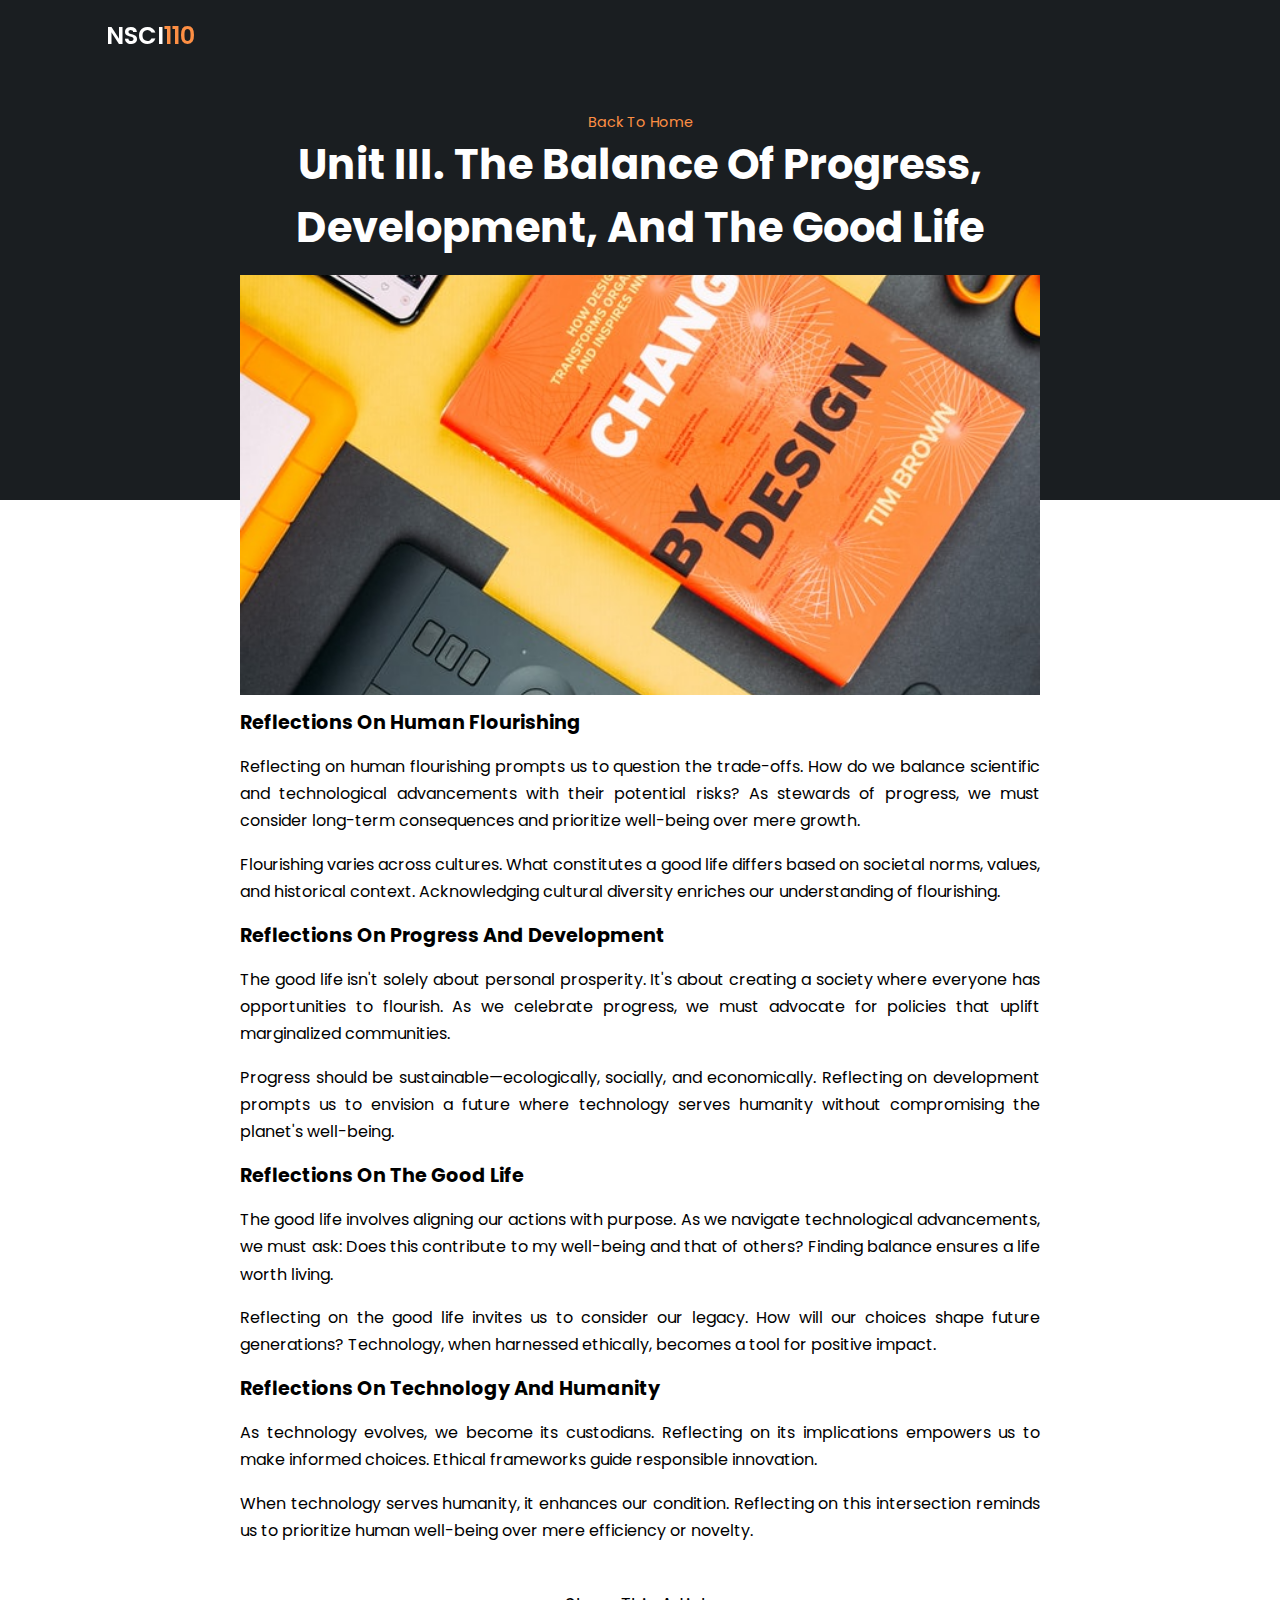
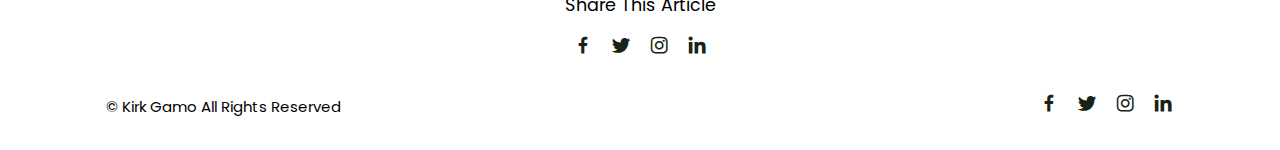
<file: personal site/post-page6.html>
<!DOCTYPE html>
<html lang="en">
<head>
    <meta charset="UTF-8">
    <meta name="viewport" content="width=device-width, initial-scale=1.0">
    <title>Post Page</title>

    <!-- Custom CSS -->
    <link rel="stylesheet" href="css/style.css">

    <!-- Box Icons -->
    <link href='https://unpkg.com/boxicons@2.1.4/css/boxicons.min.css' rel='stylesheet'>
</head>
<body>
    <!-- Header -->
    <header>
        
        <!-- Nav -->
        <nav class="container">
            <!-- Logo -->
            <a href="index.html" class="logo">NSCI<span>110</span></a>
    
            <!-- login -->
            <!-- <a href="bscs1a-nsci.netlify.app" class="back-home">back home</a> -->
        </nav>
    </header>

    <!-- post content -->
    <section class="post-header">
        <div class="header-content post-container">
            <!-- back to home -->
            <a href="index.html" class="back-home">Back To Home</a>
            <!-- title -->
            <h1 class="header-title">Unit III. The Balance of Progress, Development, and the Good Life</h1>
            <img src="img/post-1.jpg" alt="" class="header-img">
        </div>
    </section>

    <!-- post -->
    <section class="post-content post-container">
        <h2 class="sub-heading">Reflections on Human Flourishing</h2>
        <p class="post-text">Reflecting on human flourishing prompts us to question the trade-offs. How do we balance scientific and technological advancements with their potential risks? As stewards of progress, we must consider long-term consequences and prioritize well-being over mere growth.</p>
        <p class="post-text">Flourishing varies across cultures. What constitutes a good life differs based on societal norms, values, and historical context. Acknowledging cultural diversity enriches our understanding of flourishing.</p>
        <h2 class="sub-heading">Reflections on Progress and Development</h2>
        <p class="post-text">The good life isn't solely about personal prosperity. It's about creating a society where everyone has opportunities to flourish. As we celebrate progress, we must advocate for policies that uplift marginalized communities.</p>
        <p class="post-text"> Progress should be sustainable—ecologically, socially, and economically. Reflecting on development prompts us to envision a future where technology serves humanity without compromising the planet's well-being.</p>
        <h2 class="sub-heading">Reflections on the Good Life</h2>
        <p class="post-text">The good life involves aligning our actions with purpose. As we navigate technological advancements, we must ask: Does this contribute to my well-being and that of others? Finding balance ensures a life worth living.</p>
        <p class="post-text">Reflecting on the good life invites us to consider our legacy. How will our choices shape future generations? Technology, when harnessed ethically, becomes a tool for positive impact.</p>
        <h2 class="sub-heading">Reflections on Technology and Humanity</h2>
        <p class="post-text">As technology evolves, we become its custodians. Reflecting on its implications empowers us to make informed choices. Ethical frameworks guide responsible innovation.</p>
        <p class="post-text">When technology serves humanity, it enhances our condition. Reflecting on this intersection reminds us to prioritize human well-being over mere efficiency or novelty.</p>
    </section>

    <!-- share -->
    <div class="share post-container">
        <span class="share-title">Share this article</span>
        <div class="social">
            <a href="#"><i class="bx bxl-facebook"></i></a>
            <a href="#"><i class="bx bxl-twitter"></i></a>
            <a href="#"><i class="bx bxl-instagram"></i></a>
            <a href="#"><i class="bx bxl-linkedin"></i></a>
        </div>
    </div>

    <!-- footer -->
    <footer class="container">
        <p>&#169; Kirk Gamo All Rights Reserved</p>
        <div class="social">
            <a href="#"><i class="bx bxl-facebook"></i></a>
            <a href="#"><i class="bx bxl-twitter"></i></a>
            <a href="#"><i class="bx bxl-instagram"></i></a>
            <a href="#"><i class="bx bxl-linkedin"></i></a>
        </div>
    </footer>

    <!-- jquery link -->
    <script src="https://code.jquery.com/jquery-3.7.1.js" integrity="sha256-eKhayi8LEQwp4NKxN+CfCh+3qOVUtJn3QNZ0TciWLP4=" crossorigin="anonymous"></script>

    <!-- Custom JS -->
    <script src="js/main.js"></script>
</body>
</html>
</file>
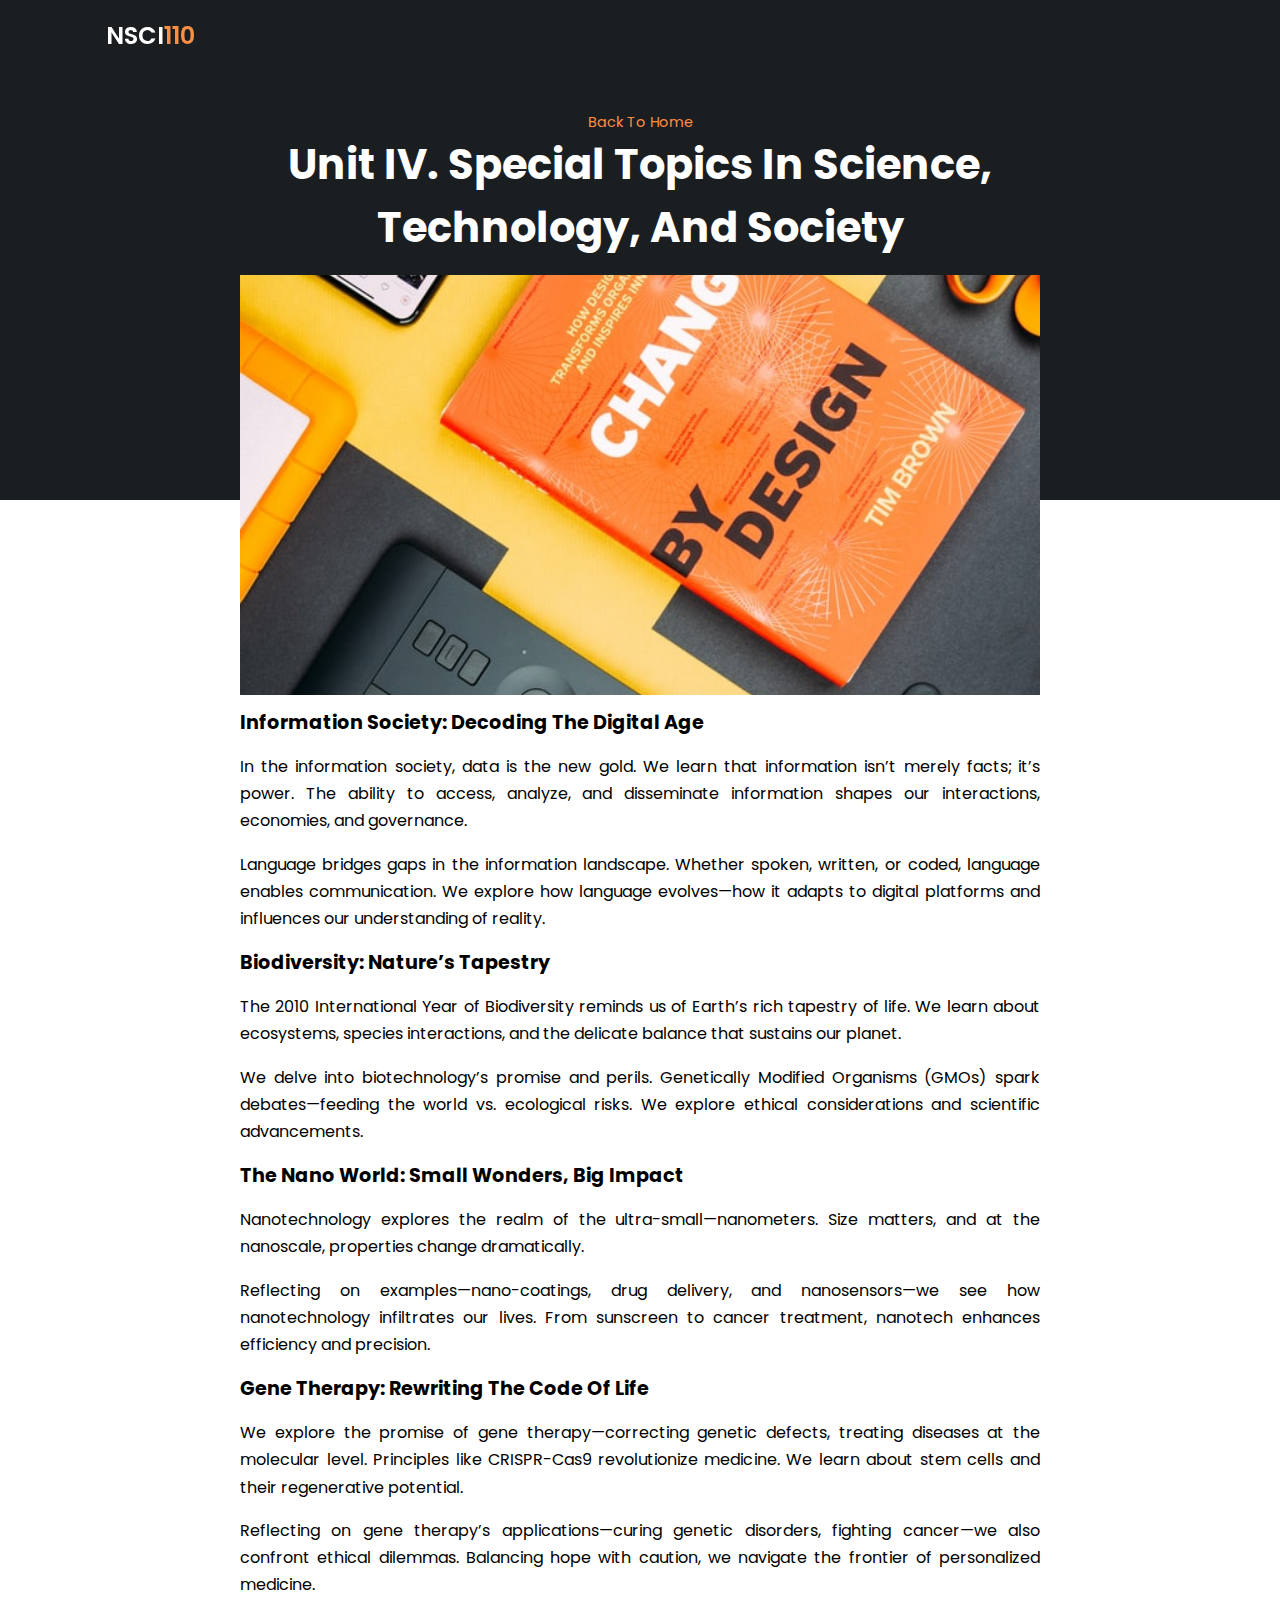
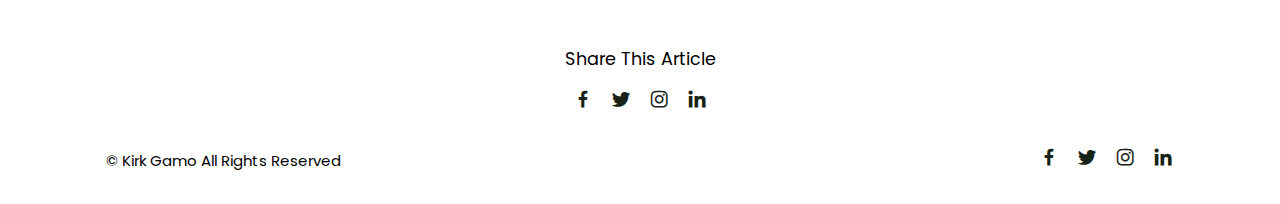
<file: personal site/post-page7.html>
<!DOCTYPE html>
<html lang="en">
<head>
    <meta charset="UTF-8">
    <meta name="viewport" content="width=device-width, initial-scale=1.0">
    <title>Post Page</title>

    <!-- Custom CSS -->
    <link rel="stylesheet" href="css/style.css">

    <!-- Box Icons -->
    <link href='https://unpkg.com/boxicons@2.1.4/css/boxicons.min.css' rel='stylesheet'>
</head>
<body>
    <!-- Header -->
    <header>
        
        <!-- Nav -->
        <nav class="container">
            <!-- Logo -->
            <a href="index.html" class="logo">NSCI<span>110</span></a>
    
            <!-- login -->
            <!-- <a href="bscs1a-nsci.netlify.app" class="back-home">back home</a> -->
        </nav>
    </header>

    <!-- post content -->
    <section class="post-header">
        <div class="header-content post-container">
            <!-- back to home -->
            <a href="index.html" class="back-home">Back To Home</a>
            <!-- title -->
            <h1 class="header-title">Unit IV. Special Topics in Science, Technology, and Society</h1>
            <img src="img/post-1.jpg" alt="" class="header-img">
        </div>
    </section>

    <!-- post -->
    <section class="post-content post-container">
        <h2 class="sub-heading">Information Society: Decoding the Digital Age</h2>
        <p class="post-text">In the information society, data is the new gold. We learn that information isn’t merely facts; it’s power. The ability to access, analyze, and disseminate information shapes our interactions, economies, and governance.</p>
        <p class="post-text">Language bridges gaps in the information landscape. Whether spoken, written, or coded, language enables communication. We explore how language evolves—how it adapts to digital platforms and influences our understanding of reality.</p>
        <h2 class="sub-heading">Biodiversity: Nature’s Tapestry</h2>
        <p class="post-text">The 2010 International Year of Biodiversity reminds us of Earth’s rich tapestry of life. We learn about ecosystems, species interactions, and the delicate balance that sustains our planet.</p>
        <p class="post-text">We delve into biotechnology’s promise and perils. Genetically Modified Organisms (GMOs) spark debates—feeding the world vs. ecological risks. We explore ethical considerations and scientific advancements.</p>
        <h2 class="sub-heading">The Nano World: Small Wonders, Big Impact</h2>
        <p class="post-text">Nanotechnology explores the realm of the ultra-small—nanometers. Size matters, and at the nanoscale, properties change dramatically.</p>
        <p class="post-text">Reflecting on examples—nano-coatings, drug delivery, and nanosensors—we see how nanotechnology infiltrates our lives. From sunscreen to cancer treatment, nanotech enhances efficiency and precision.</p>
        <h2 class="sub-heading">Gene Therapy: Rewriting the Code of Life</h2>
        <p class="post-text">We explore the promise of gene therapy—correcting genetic defects, treating diseases at the molecular level. Principles like CRISPR-Cas9 revolutionize medicine. We learn about stem cells and their regenerative potential.</p>
        <p class="post-text">Reflecting on gene therapy’s applications—curing genetic disorders, fighting cancer—we also confront ethical dilemmas. Balancing hope with caution, we navigate the frontier of personalized medicine.</p>
    </section>

    <!-- share -->
    <div class="share post-container">
        <span class="share-title">Share this article</span>
        <div class="social">
            <a href="#"><i class="bx bxl-facebook"></i></a>
            <a href="#"><i class="bx bxl-twitter"></i></a>
            <a href="#"><i class="bx bxl-instagram"></i></a>
            <a href="#"><i class="bx bxl-linkedin"></i></a>
        </div>
    </div>

    <!-- footer -->
    <footer class="container">
        <p>&#169; Kirk Gamo All Rights Reserved</p>
        <div class="social">
            <a href="#"><i class="bx bxl-facebook"></i></a>
            <a href="#"><i class="bx bxl-twitter"></i></a>
            <a href="#"><i class="bx bxl-instagram"></i></a>
            <a href="#"><i class="bx bxl-linkedin"></i></a>
        </div>
    </footer>

    <!-- jquery link -->
    <script src="https://code.jquery.com/jquery-3.7.1.js" integrity="sha256-eKhayi8LEQwp4NKxN+CfCh+3qOVUtJn3QNZ0TciWLP4=" crossorigin="anonymous"></script>

    <!-- Custom JS -->
    <script src="js/main.js"></script>
</body>
</html>
</file>
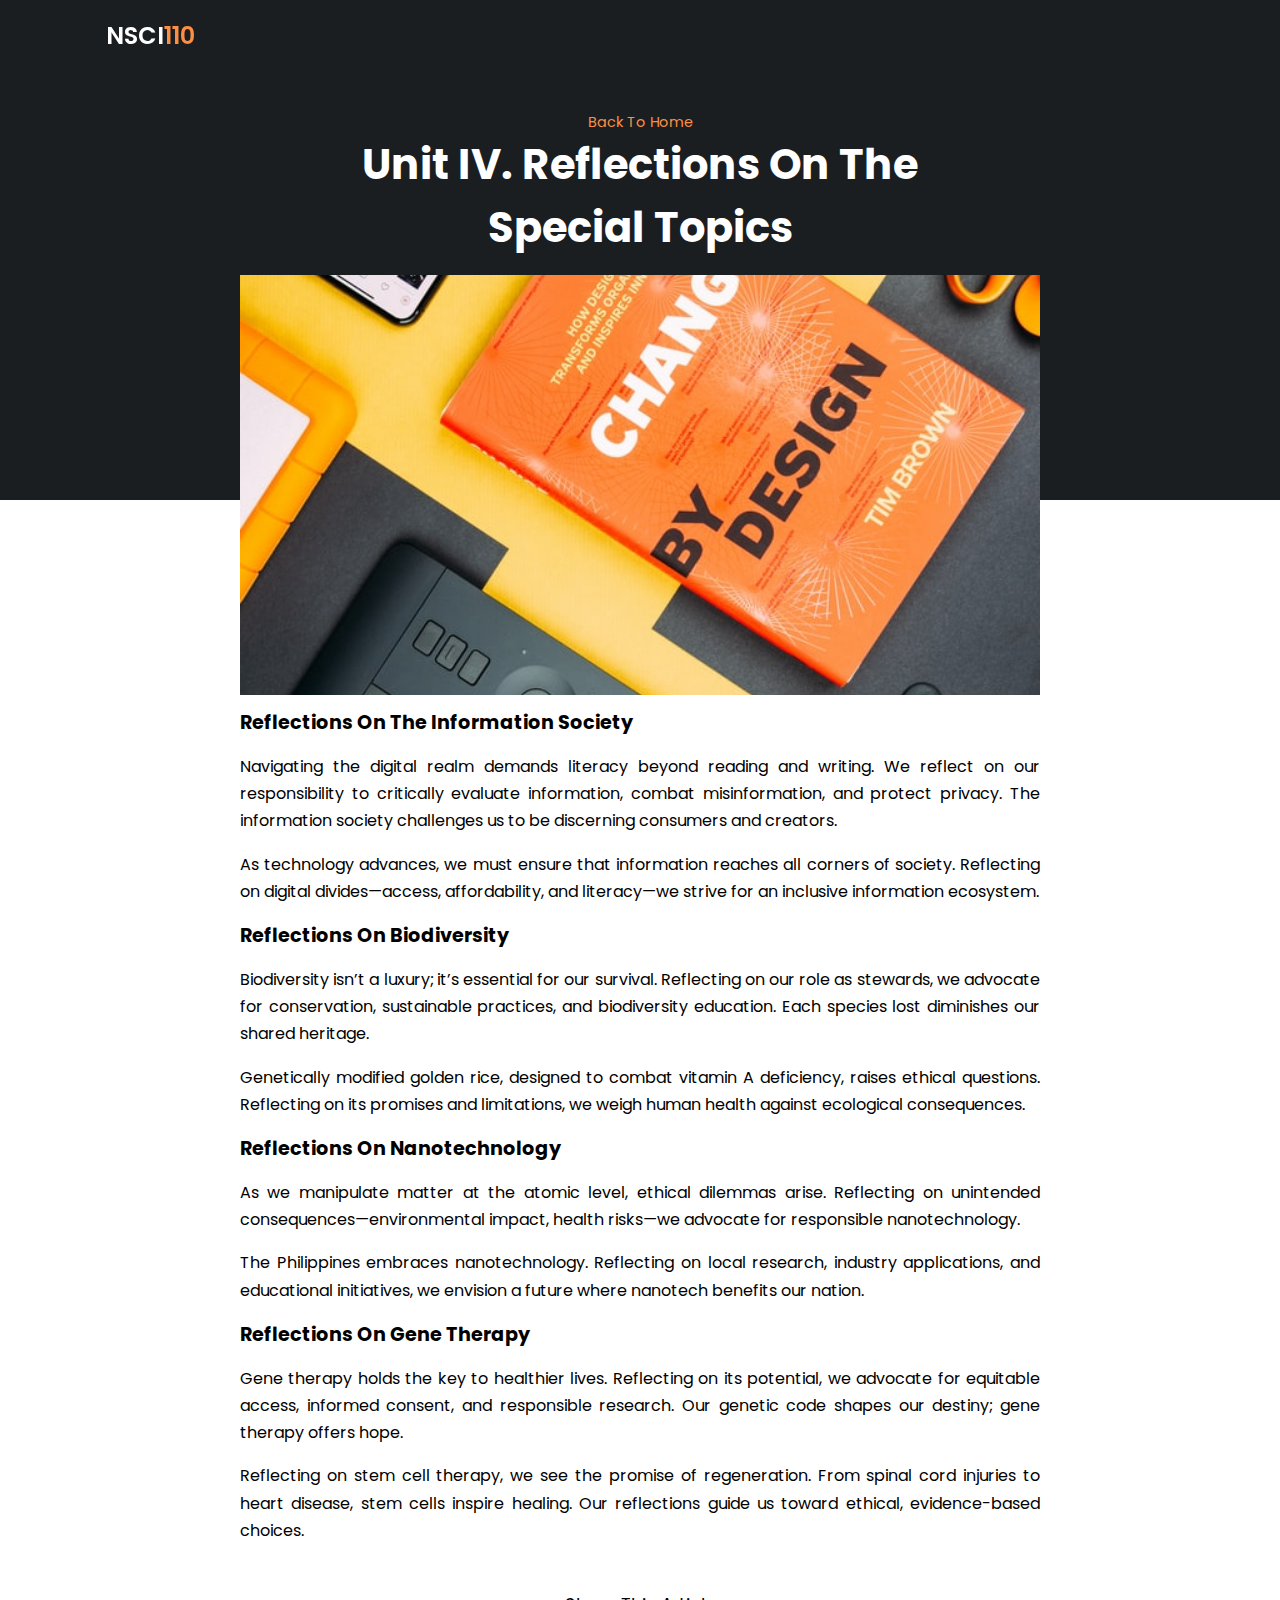
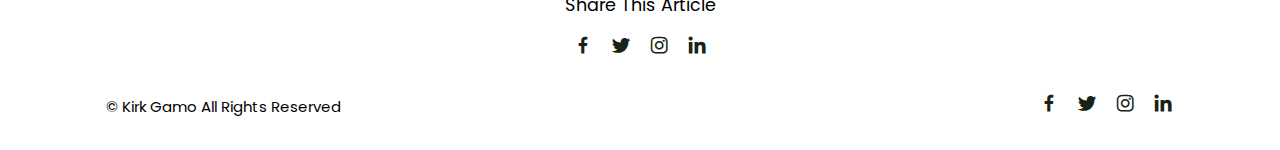
<file: personal site/post-page8.html>
<!DOCTYPE html>
<html lang="en">
<head>
    <meta charset="UTF-8">
    <meta name="viewport" content="width=device-width, initial-scale=1.0">
    <title>Post Page</title>

    <!-- Custom CSS -->
    <link rel="stylesheet" href="css/style.css">

    <!-- Box Icons -->
    <link href='https://unpkg.com/boxicons@2.1.4/css/boxicons.min.css' rel='stylesheet'>
</head>
<body>
    <!-- Header -->
    <header>
        
        <!-- Nav -->
        <nav class="container">
            <!-- Logo -->
            <a href="index.html" class="logo">NSCI<span>110</span></a>
    
            <!-- login -->
            <!-- <a href="bscs1a-nsci.netlify.app" class="back-home">back home</a> -->
        </nav>
    </header>

    <!-- post content -->
    <section class="post-header">
        <div class="header-content post-container">
            <!-- back to home -->
            <a href="index.html" class="back-home">Back To Home</a>
            <!-- title -->
            <h1 class="header-title">Unit IV. Reflections on the Special topics</h1>
            <img src="img/post-1.jpg" alt="" class="header-img">
        </div>
    </section>

    <!-- post -->
    <section class="post-content post-container">
        <h2 class="sub-heading">Reflections on the Information Society</h2>
        <p class="post-text">Navigating the digital realm demands literacy beyond reading and writing. We reflect on our responsibility to critically evaluate information, combat misinformation, and protect privacy. The information society challenges us to be discerning consumers and creators.</p>
        <p class="post-text">As technology advances, we must ensure that information reaches all corners of society. Reflecting on digital divides—access, affordability, and literacy—we strive for an inclusive information ecosystem.</p>
        <h2 class="sub-heading">Reflections on Biodiversity</h2>
        <p class="post-text">Biodiversity isn’t a luxury; it’s essential for our survival. Reflecting on our role as stewards, we advocate for conservation, sustainable practices, and biodiversity education. Each species lost diminishes our shared heritage.</p>
        <p class="post-text">Genetically modified golden rice, designed to combat vitamin A deficiency, raises ethical questions. Reflecting on its promises and limitations, we weigh human health against ecological consequences.</p>
        <h2 class="sub-heading">Reflections on Nanotechnology</h2>
        <p class="post-text">As we manipulate matter at the atomic level, ethical dilemmas arise. Reflecting on unintended consequences—environmental impact, health risks—we advocate for responsible nanotechnology.</p>
        <p class="post-text">The Philippines embraces nanotechnology. Reflecting on local research, industry applications, and educational initiatives, we envision a future where nanotech benefits our nation.</p>
        <h2 class="sub-heading">Reflections on Gene Therapy</h2>
        <p class="post-text">Gene therapy holds the key to healthier lives. Reflecting on its potential, we advocate for equitable access, informed consent, and responsible research. Our genetic code shapes our destiny; gene therapy offers hope.</p>
        <p class="post-text">Reflecting on stem cell therapy, we see the promise of regeneration. From spinal cord injuries to heart disease, stem cells inspire healing. Our reflections guide us toward ethical, evidence-based choices.</p>
    </section>

    <!-- share -->
    <div class="share post-container">
        <span class="share-title">Share this article</span>
        <div class="social">
            <a href="#"><i class="bx bxl-facebook"></i></a>
            <a href="#"><i class="bx bxl-twitter"></i></a>
            <a href="#"><i class="bx bxl-instagram"></i></a>
            <a href="#"><i class="bx bxl-linkedin"></i></a>
        </div>
    </div>

    <!-- footer -->
    <footer class="container">
        <p>&#169; Kirk Gamo All Rights Reserved</p>
        <div class="social">
            <a href="#"><i class="bx bxl-facebook"></i></a>
            <a href="#"><i class="bx bxl-twitter"></i></a>
            <a href="#"><i class="bx bxl-instagram"></i></a>
            <a href="#"><i class="bx bxl-linkedin"></i></a>
        </div>
    </footer>

    <!-- jquery link -->
    <script src="https://code.jquery.com/jquery-3.7.1.js" integrity="sha256-eKhayi8LEQwp4NKxN+CfCh+3qOVUtJn3QNZ0TciWLP4=" crossorigin="anonymous"></script>

    <!-- Custom JS -->
    <script src="js/main.js"></script>
</body>
</html>
</file>
<file: personal site/css/style.css>
/* Google Fonts */
@import url('https://fonts.googleapis.com/css2?family=Poppins:wght@400;500;600;700&display=swap');

* {
    font-family: 'Poppins', sans-serif;
    margin: 0;
    padding: 0;
    scroll-behavior: smooth;
    scroll-padding-top: 2rem;
    box-sizing: border-box;
    text-transform: capitalize;
}

/* Global Variables */
:root {
    --container-color: #1a1e21;
    --second-color: #fd8f44;
    --text-color: #172317;
    --bg-color: #fff;
}

::selection {
    color: var(--bg-color);
    background: var(--second-color);
}

a {
    text-decoration: none;
}

li {
    list-style: none;
}

img {
    width: 100%;
}

section {
    padding: 3rem 0 2rem;
}

.container {
    max-width: 1068px;
    margin: auto;
    width: 100%;
}

/* Header */
header {
    position: fixed;
    top: 0;
    left: 0;
    width: 100%;
    z-index: 200;
}

header.shadow {
    background: var(--bg-color);
    box-shadow: 0 1px 4px hsl(0 4% 14% / 10%);
    transition: 0.4s ease;
}

header.shadow .logo {
    color: var(--text-color);
}

nav {
    display: flex;
    align-items: center;
    justify-content: space-between;
    padding: 18px 0;
}

.logo {
    font-size: 1.5rem;
    font-weight: 600;
    color: var(--bg-color);
}

.logo span {
    color: var(--second-color);
}

.back-Home {
    padding: 8px 14px;
    text-transform: uppercase;
    font-weight: 500;
    border-radius: 4px;
    background: var(--second-color);
    color: var(--bg-color);
}

.back-Home:hover {
    background: hsl(24, 98%, 58%);
    transition: 0.3S ease;
}

.home {
    width: 100%;
    min-height: 440px;
    background: var(--container-color);
    display: grid;
    justify-content: center;
    align-items: center;
}

.home-text {
    color: var(--bg-color);
    text-align: center;
}

.home-title {
    font-size: 3.5rem;
}

.home-subtitle {
    font-size: 1rem;
    font-weight: 400;
}

/* post filter */
.post-filter {
    display: flex;
    justify-content: center;
    align-items: center;
    column-gap: 1.5rem;
    margin-top: 2rem !important;
    margin-bottom: 2rem !important;
}

.filter-item {
    font-size: 0.9rem;
    font-weight: 500;
    cursor: pointer;
}

.active-filter {
    background: var(--second-color);
    color: var(--bg-color);
    padding: 4px 10px;
    border-radius: 4px;
}

/* post */
.post {
    display: grid;
    grid-template-columns: repeat(auto-fit, minmax(280px, auto));
    justify-content: center;
    gap: 1.5rem;
}

.post-box {
    background: var(--bg-color);
    box-shadow: 0 4px 14px hsl(355deg 25% 15% / 10%);
    padding: 15px;
    border-radius: 0.5rem;
}

.post-img {
    width: 100%;
    height: 200px;
    object-fit: cover;
    object-position: center;
    border-radius: 0.5rem;
}

.category {
    font-size: 0.9rem;
    font-weight: 500;
    text-transform: uppercase;
    color: var(--second-color);
}

.post-title {
    font-size: 1.3rem;
    font-weight: 600;
    color: var(--text-color);
    /* to remain title in 2 lines */
    display: -webkit-box;
    -webkit-line-clamp: 2;
    -webkit-box-orient: vertical;
    overflow: hidden;
}

.post-date {
    display: flex;
    font-size: 0.875rem;
    text-transform: uppercase;
    font-weight: 400;
    margin-top: 4px;
}

.post-description {
    font-size: 0.9rem;
    line-height: 1.5rem;
    margin: 5px 0 10px;
    text-transform: none;
    /* to remain title in 3 lines */
    display: -webkit-box;
    -webkit-line-clamp: 3;
    -webkit-box-orient: vertical;
    overflow: hidden;
}

.profile {
    display: flex;
    align-items: center;
    gap: 10px;
}

.profile-img {
    width: 35px;
    height: 35px;
    border-radius: 50%;
    object-fit: cover;
    object-position: center;
    border: 2px solid var(--second-color);
}

.profile-name {
    font-size: 0.82rem;
    font-weight: 500;
}

footer {
    display: flex;
    justify-content: space-between;
    align-items: center;
    padding: 30px 0;
}

footer p {
    font-size: 0.938rem;
}

.social {
    display: flex;
    align-items: center;
    column-gap: 1rem;
}

.social .bx {
    font-size: 1.4rem;
    color: var(--text-color);
}

.social .bx:hover {
    color: var(--second-color);
    transition: 0.3s all linear;
}

/* post content */
.post-header {
    width: 100%;
    height: 500px;
    background: var(--container-color);
}

.post-container {
    max-width: 800px;
    margin: auto;
    width: 100%;
}

.header-content {
    display: flex;
    flex-direction: column;
    align-items: center;
    margin-top: 4rem !important;
}

.back-home {
    color: var(--second-color);
    font-size: 0.9rem;
}

.header-title {
    width: 90%;
    font-size: 2.6rem;
    color: var(--bg-color);
    text-align: center;
    margin-bottom: 1rem;
}

.header-img {
    width: 100%;
    height: 420px;
    object-fit: cover;
    object-position: center;
}

.post-content {
    margin-top: 10rem !important;
}

.sub-heading {
    font-size: 1.2rem;
}

.post-text {
    font-size: 1rem;
    line-height: 1.7rem;
    margin: 1rem 0;
    text-align: justify;
    text-transform: none;
}

.share {
    display: flex;
    flex-direction: column;
    align-items: center;
    row-gap: 1rem;
}

.share-title {
    font-size: 1.1rem;
}

/* responsive */
@media screen and (max-width: 1060px) {
    .container{
        margin: 0 auto;
        width: 95%;
    }

    .home-text {
        width: 100%;
    }
}

@media screen and (max-width: 800px) {
    .nav {
        padding: 14px 0;
    }

    .post-container {
        margin: 0 auto;
        width: 95%;
    }
}

@media screen and (max-width: 768px) {
    .nav {
        padding: 10px 0;
    }   

    section {
        padding: 2rem 0;
    }

    .header-content {
        margin-top: 3rem !important;
    }

    .home {
        min-height: 380px;
    }

    .home-title {
        font-size: 3rem;
    }

    .header-title {
        font-size: 2rem;
    }

    .header-img {
        height: 370px;
    }

    .post-header {
        height: 435px;
    }

    .post-content {
        margin-top: 9rem !important;
    }
}

@media screen and (max-width: 570px) {
    .post-header {
        height: 390px;
    }

    .header-title {
        width: 100%;
    }

    .header-img {
        height: 340px;
    }

    .footer {
        flex-direction: column;
        row-gap: 1rem;
        padding: 20px 0;
        text-align: center;
    }
}

@media screen and (max-width: 396px) {
    .home-title {
        font-size: 2rem;
    }

    .home-subtitle {
        font-size: 0.9rem;
    }

    .home {
        min-height: 300px;
    }

    .post-box {
        padding: 10px;
    }

    .header-title {
        font-size: 1.4rem;
    }

    .post-header {
        height: 335px;
    }

    .post-content {
        margin-top: 5rem !important;
    }

    .post-text {
        font-size: 0.875rem;
        line-height: 1.5rem;
        margin: 10px 0;
    }   
}
</file>
